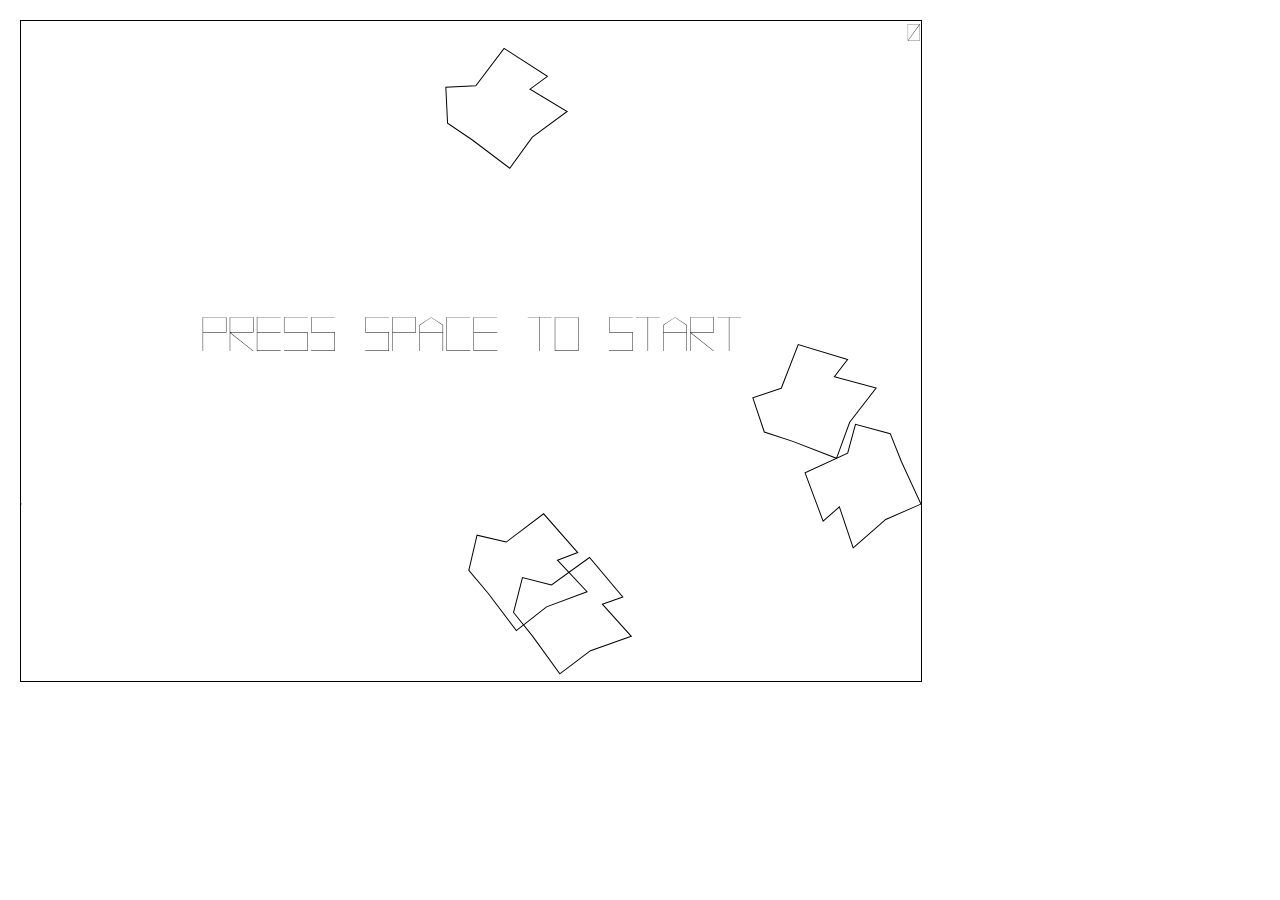
<file: asteroids/index.html>
<!DOCTYPE html>
<html lang="en">
  <head>
    <script src="jquery-1.4.1.min.js"></script>
    <script src="vector_battle_regular.typeface.js"></script>
    <script src="game.js"></script>
    <meta charset="utf-8">
    <meta name="ROBOTS" content="NOARCHIVE, NOINDEX, NOFOLLOW">
    <title>asteroids</title>
    <link href='http://fonts.googleapis.com/css?family=Yanone+Kaffeesatz' rel='stylesheet' type='text/css'>	
    <style>
      #canvas { position:absolute; border:1px solid black; top:20px; left:20px; }
      body { font-family: 'Yanone Kaffeesatz', serif; font-size: 20px; }
    </style>

        <!-- Global site tag (gtag.js) - Google Analytics -->
        <script async src="https://www.googletagmanager.com/gtag/js?id=UA-131293889-1"></script>
        <script>
          window.dataLayer = window.dataLayer || [];
          function gtag(){dataLayer.push(arguments);}
          gtag('js', new Date());

          gtag('config', 'UA-131293889-1');
        </script>

  </head>
  <body>
    <canvas id="canvas" width="900" height="660"></canvas>
  </body>
</html>
</file>
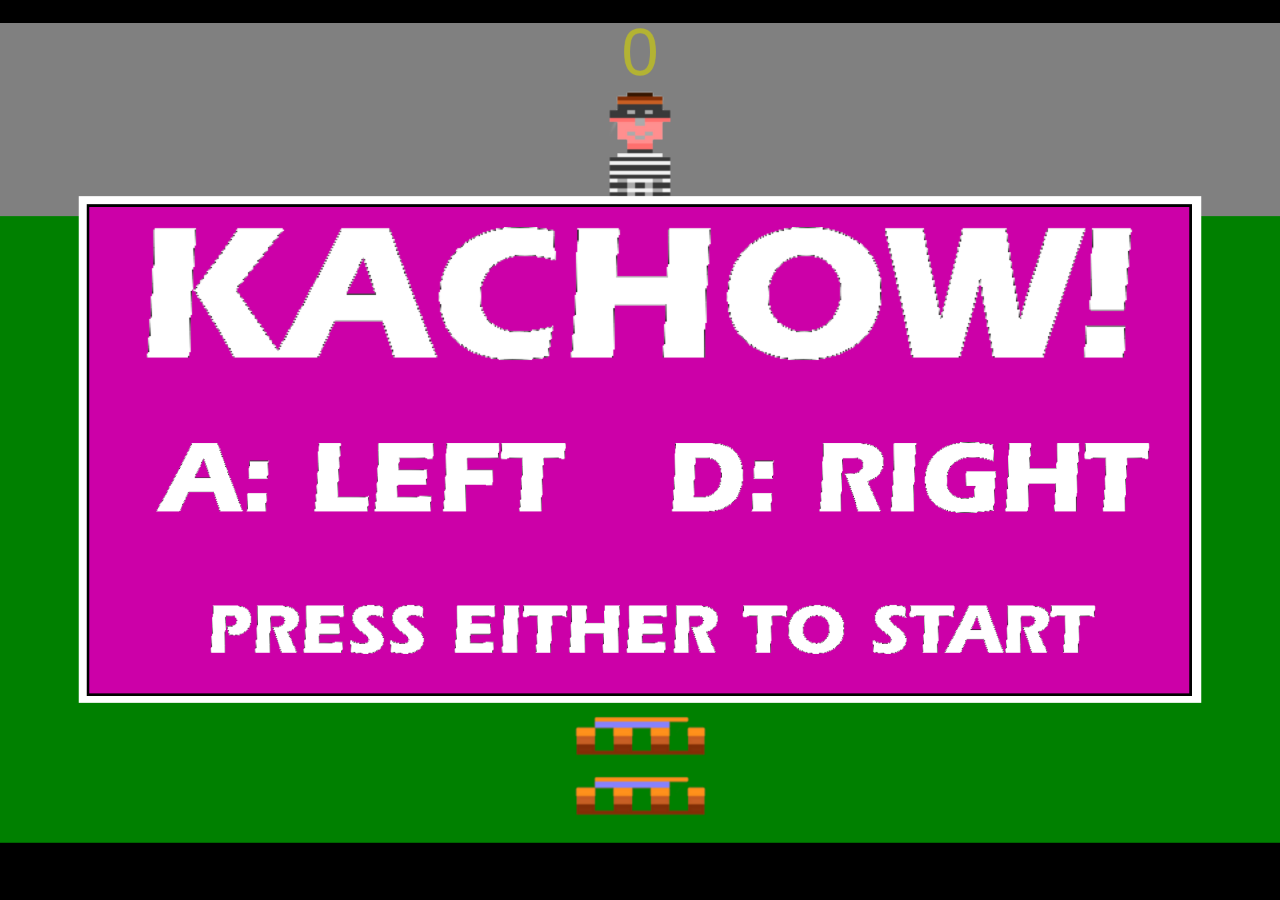
<file: kaboom/index.html>
<!DOCTYPE html
          PUBLIC "-//W3C//DTD XHTML 1.0 Strict//EN"
          "http://www.w3.org/TR/xhtml1/DTD/xhtml1-strict.dtd">
<meta charset="utf-8"/><!-- must be in the first 1024 bytes -->    
<!-- 











   You should not change this file unless you intentionally are doing
   really advanced work.


   You probably want to change the code in game.js instead.












   This is Open Source under the BSD license: http://www.opensource.org/licenses/bsd-license.php

   Copyright (c) 2012-2013, Morgan McGuire
   All rights reserved.

   Redistribution and use in source and binary forms, with or without
   modification, are permitted provided that the following conditions
   are met:

   Redistributions of source code must retain the above copyright
   notice, this list of conditions and the following disclaimer.
   Redistributions in binary form must reproduce the above copyright
   notice, this list of conditions and the following disclaimer in the
   documentation and/or other materials provided with the
   distribution.  THIS SOFTWARE IS PROVIDED BY THE COPYRIGHT HOLDERS
   AND CONTRIBUTORS "AS IS" AND ANY EXPRESS OR IMPLIED WARRANTIES,
   INCLUDING, BUT NOT LIMITED TO, THE IMPLIED WARRANTIES OF
   MERCHANTABILITY AND FITNESS FOR A PARTICULAR PURPOSE ARE
   DISCLAIMED. IN NO EVENT SHALL THE COPYRIGHT HOLDER OR CONTRIBUTORS
   BE LIABLE FOR ANY DIRECT, INDIRECT, INCIDENTAL, SPECIAL, EXEMPLARY,
   OR CONSEQUENTIAL DAMAGES (INCLUDING, BUT NOT LIMITED TO,
   PROCUREMENT OF SUBSTITUTE GOODS OR SERVICES; LOSS OF USE, DATA, OR
   PROFITS; OR BUSINESS INTERRUPTION) HOWEVER CAUSED AND ON ANY THEORY
   OF LIABILITY, WHETHER IN CONTRACT, STRICT LIABILITY, OR TORT
   (INCLUDING NEGLIGENCE OR OTHERWISE) ARISING IN ANY WAY OUT OF THE
   USE OF THIS SOFTWARE, EVEN IF ADVISED OF THE POSSIBILITY OF SUCH
   DAMAGE.
-->
<html oncontextmenu="return false" >
  <head>
    <title>Game: KACHOW!</title>

    <meta http-equiv="content-script-type" content="text/javascript"/>
    <!-- Prevent Chrome from caching the game.js file and thus preventing its reloading when debugging -->
    <meta HTTP-EQUIV="CACHE-CONTROL" CONTENT="NO-CACHE"/>
    <meta HTTP-EQUIV="CACHE-CONTROL" CONTENT="NO-STORE"/>
    <meta HTTP-EQUIV="PRAGMA" CONTENT="NO-CACHE"/>

    <!-- iOS/mobile Settings.  Do not set width and height based on
         device-width and device-height; that makes assumptions about
         orientation -->
    <meta name="viewport" content="initial-scale=1.0, user-scalable=0, minimum-scale=1.0, maximum-scale=1.0"/>
    <meta name="apple-mobile-web-app-capable" content="yes"/>
    <meta name="apple-mobile-web-app-status-bar-style" content="black"/>
    <meta name="apple-touch-fullscreen" content="yes" />

    <style type="text/css">
      /* Prevent selection on iOS during touch events */
      * {
        -webkit-touch-callout: none;
        -webkit-user-select: none;
      }
    </style>

    <!-- Browser compatibility -->
    <script>
      if ((navigator.userAgent.toLowerCase().indexOf('safari') == -1) &&
          (navigator.userAgent.toLowerCase().indexOf('chrome') == -1) &&
          (navigator.userAgent.toLowerCase().indexOf('iphone') == -1) &&
          (navigator.userAgent.toLowerCase().indexOf('ipad') == -1) &&
          (navigator.userAgent.toLowerCase().indexOf('ipod') == -1) &&
          (navigator.appName.toLowerCase().indexOf('internet explorer') == -1) &&
          (navigator.userAgent.indexOf("Firefox") == -1)) {
      // Note that Chrome reports itself as Safari on Mac and full-screen
      // iOS webapps report themselves as 'iPhone'
      
          alert("Please run this game in Internet Explorer 9, Chrome 25.0, Safari 6.0.2, " +
                "the iOS 5.1 Safari web browser, Firefox 19.0 or newer.");
      }

      var _ch_PLAY_VERSION = 1.4;
      
      // Make several attempts to load the codeheart.js library from different locations.
      var _ch_sourceURL;

      /** This must be called from its own script tag because it emits code 
          for other script tags. */
      function tryToLoad(url) {
         if (typeof codeheart === 'undefined') {
            // Previous attempts failed to load the script.  Try another location.
            // We can't allow the script tag itself to appear as a string in the source
            // code, so this is broken across multiple strings.

            document.write('<scr' + 'ipt src="' + url + '?refresh=1" charset="UTF-8" type="text/javascript"></scr' + 'ipt>'); 

            // Assume success
            _ch_sourceURL = url;
         } 
      }
    </script>
    <script>tryToLoad("codeheart.js");</script>
    <script>tryToLoad("../codeheart.js");</script>
    <script>tryToLoad("../../codeheart.js");</script>
    <script>tryToLoad("../../../codeheart.js");</script>
    <script>tryToLoad("http://www.codeheartjs.com/1.4/codeheart.js");</script>

    <script>
       if (typeof codeheart === 'undefined') {
           alert("You have to put codeheart.js in this directory, (" + window.location +
                 ") put it in the " + 
                 "parent directory, or have an internet connection.");
       } else {
           var s = "_______________________________________________________";
           console.log(s + s);
           console.log("\n");
           console.log("Running codeheart.js version " + codeheart.VERSION + " from " + _ch_sourceURL);
           console.log("Running play.html version " + _ch_PLAY_VERSION + " from " + window.location);
           console.log("Running game at " + ('' + window.location).substr(0, ('' + window.location).length - 'play.html'.length) + 'game.js');
           console.log("on " + navigator.userAgent);
           console.log("\n");
           console.log(s + s);
       }
    </script>

  </head>

  <body oncontextmenu="return false" onload="_ch_onLoad();" style="margin: 0px; background: #000;">
    <script>_ch_makeCanvas();</script>   
  </body>

  <!-- The game code -->
  <script src="game.js?refresh=1" type="text/javascript"></script>
</html>
</file>
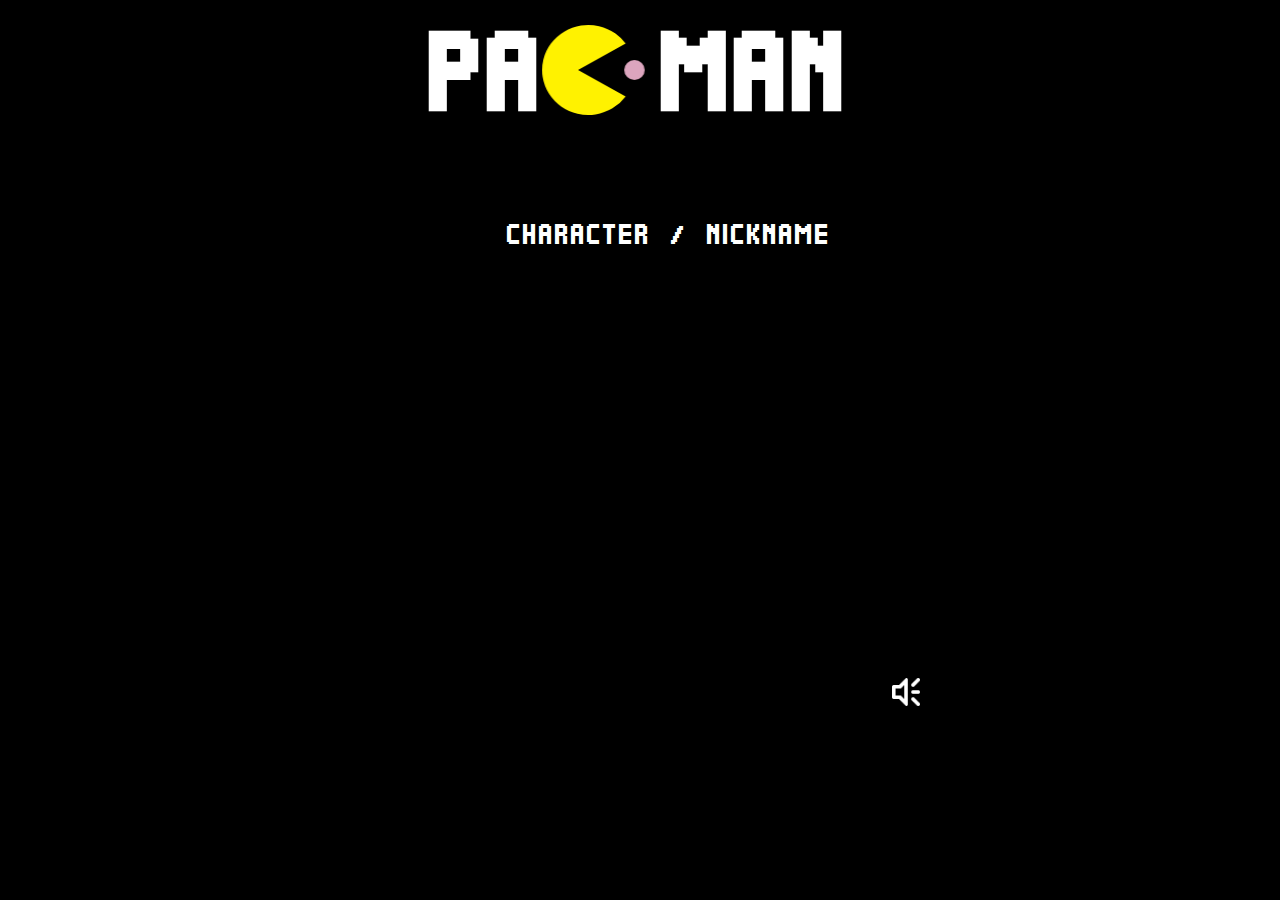
<file: pacman/index.html>
<!DOCTYPE html>
<html>
	<head>
        <!-- Global site tag (gtag.js) - Google Analytics -->
        <script async src="https://www.googletagmanager.com/gtag/js?id=UA-131293889-1"></script>
        <script>
          window.dataLayer = window.dataLayer || [];
          function gtag(){dataLayer.push(arguments);}
          gtag('js', new Date());

          gtag('config', 'UA-131293889-1');
        </script>
		<meta property="og:image" content="https://i.imgur.com/uBwzbj6.png">
		<meta property="og:url" content="https://rdesai.com/">
		<meta property="og:description" content="Pac-Man game">
		<meta property="og:title" content="Pac-Man">
		
		<meta name="viewport" content="width=device-width, initial-scale=1, minimum-scale=1, maximum-scale=1, user-scalable=no" />
		<meta name="description" content="HTML5 + CSS3 + jQuery with Canvas." />
		<meta name="keywords" content="pacman, pac-man" />

		<link rel="stylesheet" type="text/css" href="css/pacman.css" />
		<link rel="stylesheet" type="text/css" href="css/pacman-home.css" />
	
		<script type="text/javascript" src="js/jquery.js"></script>
		<!--<script type="text/javascript" src="js/jquery-mobile.js"></script>-->
		<script type="text/javascript" src="js/jquery-buzz.js"></script>
		
		<script type="text/javascript" src="js/game.js"></script>
		<script type="text/javascript" src="js/tools.js"></script>
		<script type="text/javascript" src="js/board.js"></script>
		<script type="text/javascript" src="js/paths.js"></script>
		<script type="text/javascript" src="js/bubbles.js"></script>
		<script type="text/javascript" src="js/fruits.js"></script>
		<script type="text/javascript" src="js/pacman.js"></script>
		<script type="text/javascript" src="js/ghosts.js"></script>
		<script type="text/javascript" src="js/home.js"></script>
		<script type="text/javascript" src="js/sound.js"></script>
		
		<script type="text/javascript">		
			
			function simulateKeyup(code) { 
				var e = jQuery.Event("keyup");
				e.keyCode = code;
				jQuery('body').trigger(e);
			}
			function simulateKeydown(code) { 
				var e = jQuery.Event("keydown");
				e.keyCode = code;
				jQuery('body').trigger(e);
			}
			
			$(document).ready(function() { 
				//$.mobile.loading().hide();
				loadAllSound();
				
				HELP_TIMER = setInterval('blinkHelp()', HELP_DELAY);
				
				initHome();
				
				$(".sound").click(function(e) { 
					e.stopPropagation();
					
					var sound = $(this).attr("data-sound");
					if ( sound === "on" ) { 
						$(".sound").attr("data-sound", "off");
						$(".sound").find("img").attr("src", "img/sound-off.png");
						GROUP_SOUND.mute();
					} else { 
						$(".sound").attr("data-sound", "on");
						$(".sound").find("img").attr("src", "img/sound-on.png");
						GROUP_SOUND.unmute();
					}
				});
				
				$(".help-button, #help").click(function(e) { 
					e.stopPropagation();
					if (!PACMAN_DEAD && !LOCK && !GAMEOVER) { 
						if ( $('#help').css("display") === "none") { 
							$('#help').fadeIn("slow");
							$(".help-button").hide();
							if ( $("#panel").css("display") !== "none") { 
								pauseGame();
							}
						} else { 
							$('#help').fadeOut("slow");
							$(".help-button").show();
						}
					}
				});
				
				$(".github,.putchu").click(function(e) { 
					e.stopPropagation();
				});
				
				$("#home").on("click touchstart", function(e) { 
					if ( $('#help').css("display") === "none") { 
						e.preventDefault();
						simulateKeydown(13);
					}
				});
				$("#control-up, #control-up-second, #control-up-big").on("mousedown touchstart", function(e) { 
					e.preventDefault();
					simulateKeydown(38);
					simulateKeyup(13);
				});
				$("#control-down, #control-down-second, #control-down-big").on("mousedown touchstart", function(e) { 
					e.preventDefault();
					simulateKeydown(40);
					simulateKeyup(13);
				});
				$("#control-left, #control-left-big").on("mousedown touchstart", function(e) { 
					e.preventDefault();
					simulateKeydown(37);
					simulateKeyup(13);
				});
				$("#control-right, #control-right-big").on("mousedown touchstart", function(e) { 
					e.preventDefault();
					simulateKeydown(39);
					simulateKeyup(13);
				});

				
				$("body").keyup(function(e) { 
					KEYDOWN = false;
				});
				
				$("body").keydown(function(e) { 
				
					if (HOME) { 
						
						initGame(true);
						
					} else { 				
						//if (!KEYDOWN) { 
							KEYDOWN = true;
							if (PACMAN_DEAD && !LOCK) { 
								erasePacman();
								resetPacman();
								drawPacman();
								
								eraseGhosts();
								resetGhosts();
								drawGhosts();
								moveGhosts();
								
								blinkSuperBubbles();
								
							} else if (e.keyCode >= 37 && e.keyCode <= 40 && !PAUSE && !PACMAN_DEAD && !LOCK) { 
								if ( e.keyCode === 39 ) { 
									movePacman(1);
								} else if ( e.keyCode === 40 ) { 
									movePacman(2);
								} else if ( e.keyCode === 37 ) { 
									movePacman(3);
								} else if ( e.keyCode === 38 ) { 
									movePacman(4);
								}
							} else if (e.keyCode === 68 && !PAUSE) { 
								/*if ( $("#canvas-paths").css("display") === "none" ) { 
									$("#canvas-paths").show();
								} else { 
									$("#canvas-paths").hide();
								}*/
							} else if (e.keyCode === 80 && !PACMAN_DEAD && !LOCK) { 
								if (PAUSE) { 
									resumeGame();
								} else { 
									pauseGame();
								}
							} else if (GAMEOVER) { 
								initHome();
							}
						//}
					}
				});
			});
		</script>
	
		<title>Pac-Man</title>
	</head>
	<body>
		<div id="sound"></div>
		<div id="help">
			<h2>Help</h2>
			<table align="center" border="0" cellPadding="2" cellSpacing="0">
				<tbody>
					<tr><td>Arrow Left : </td><td>Move Left</td></tr>
					<tr><td>Arrow Right : </td><td>Move Right</td></tr>
					<tr><td>Arrow Down : </td><td>Move Down</td></tr>
					<tr><td>Arrow Up : </td><td>Move Up</td></tr>
					<tr><td colspan="2">&nbsp;</td></tr>
					<tr><td>P : </td><td>PAUSE</td></tr>
				</tbody>
			</table>
		</div>
	
		<div id="home">
			<h1>pac-man</h1>
			<canvas id="canvas-home-title-pacman"></canvas>
			<div id="presentation">
				<div id="presentation-titles">character &nbsp;/&nbsp; nickname</div>
				<canvas id="canvas-presentation-blinky"></canvas><div id="presentation-character-blinky">- shadow</div><div id="presentation-name-blinky">"blinky"</div>
				<canvas id="canvas-presentation-pinky"></canvas><div id="presentation-character-pinky">- speedy</div><div id="presentation-name-pinky">"pinky"</div>
				<canvas id="canvas-presentation-inky"></canvas><div id="presentation-character-inky">- bashful</div><div id="presentation-name-inky">"inky"</div>
				<canvas id="canvas-presentation-clyde"></canvas><div id="presentation-character-clyde">- pokey</div><div id="presentation-name-clyde">"clyde"</div>
			</div>

			<a class="sound" href="javascript:void(0);" data-sound="on"><img src="img/sound-on.png" alt="+" border="0"></a>
		</div>
	
		<div id="panel">
			<h1>pac-man</h1>
			<canvas id="canvas-panel-title-pacman"></canvas>
			<div id="score"><h2>1UP</h2><span>00</span></div>
			<div id="highscore"><h2>High Score</h2><span>00</span></div>
			<div id="board">
				<canvas id="canvas-board"></canvas>
				<canvas id="canvas-paths"></canvas>
				<canvas id="canvas-bubbles"></canvas>
				<canvas id="canvas-fruits"></canvas>
				<canvas id="canvas-pacman"></canvas>
				<canvas id="canvas-ghost-blinky"></canvas>
				<canvas id="canvas-ghost-pinky"></canvas>
				<canvas id="canvas-ghost-inky"></canvas>
				<canvas id="canvas-ghost-clyde"></canvas>
				<div id="control-up-big"></div>
				<div id="control-down-big"></div>
				<div id="control-left-big"></div>
				<div id="control-right-big"></div>
			</div>
			<div id="control">
				<div id="control-up"></div>
				<div id="control-up-second"></div>
				<div id="control-down"></div> 
				<div id="control-down-second"></div>
				<div id="control-left"></div>
				<div id="control-right"></div>
			</div>
			<canvas id="canvas-lifes"></canvas>
			<canvas id="canvas-level-fruits"></canvas>
			<div id="message"></div>
			<div class="help-button">- help -</div>
			<a class="sound" href="javascript:void(0);" data-sound="on"><img src="img/sound-on.png" alt="" border="0"></a>
		</div>
	</body>
</html>
</file>
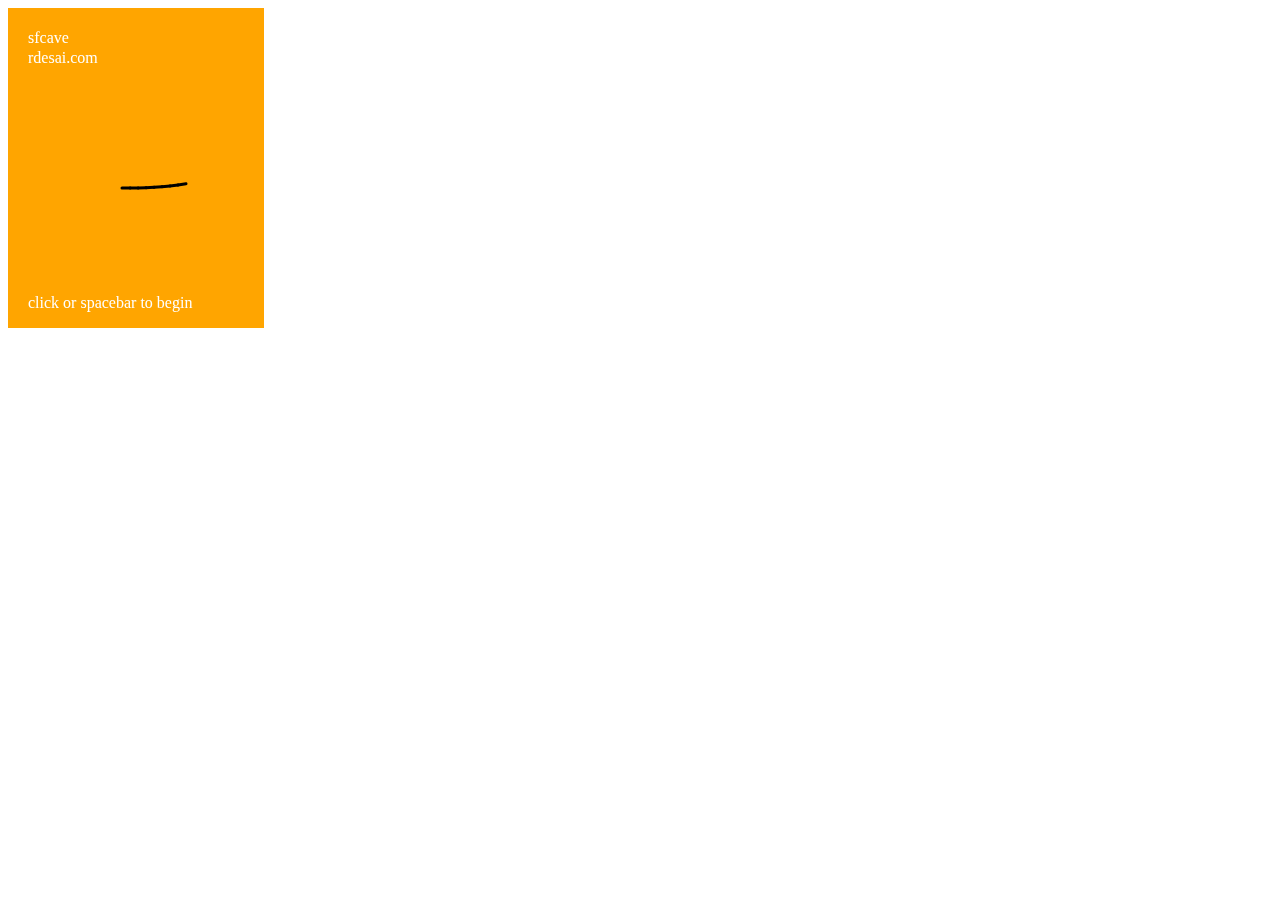
<file: sfcave/index.html>
<!DOCTYPE html>
<html>
<head>
    <title>sfcave2</title>
    <link rel="stylesheet" href="static/main.css" type="text/css" />
    <script src="https://ajax.googleapis.com/ajax/libs/jquery/1.8.3/jquery.min.js" type="text/javascript" charset="utf-8"></script>
    <script src="static/main.js"></script>
    <!-- Global site tag (gtag.js) - Google Analytics -->
        <script async src="https://www.googletagmanager.com/gtag/js?id=UA-131293889-1"></script>
        <script>
          window.dataLayer = window.dataLayer || [];
          function gtag(){dataLayer.push(arguments);}
          gtag('js', new Date());
          gtag('config', 'UA-131293889-1');
        </script>
</head>
<body>
    <canvas id="c" width="256" height="320"></canvas>
    <!---
    <p>
    <small><a href="http://">.com</a></small>
    </p>
    -->
</body>
</html>
</file>
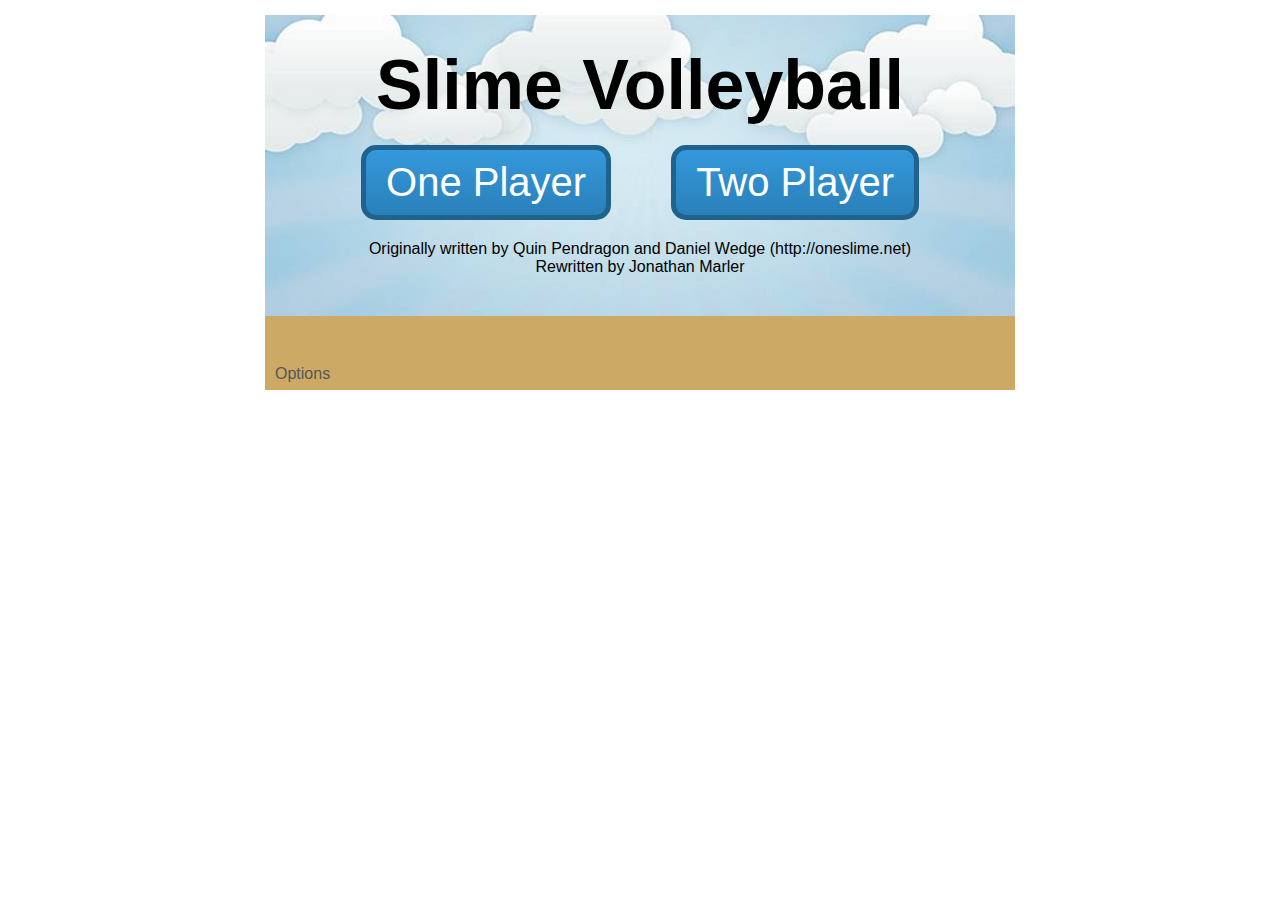
<file: slime/index.html>
<html><head>
<style type="text/css">
/* MENU CSS */
* {margin:0;padding:0;font-family: Arial;}
h1 {font-size:70;}
h2 {margin: 8px 0;}
.SmallButton {
  text-decoration: none;
  cursor:pointer;
  color:#555;
}
.SmallButton:hover {
  color:#000;
}
.btn {
  background: #3498db;
  background-image: -webkit-linear-gradient(top, #3498db, #2980b9);
  background-image: -moz-linear-gradient(top, #3498db, #2980b9);
  background-image: -ms-linear-gradient(top, #3498db, #2980b9);
  background-image: -o-linear-gradient(top, #3498db, #2980b9);
  background-image: linear-gradient(to bottom, #3498db, #2980b9);
  -webkit-border-radius: 15;
  -moz-border-radius: 15;
  border-radius: 15px;
  color: #ffffff;
  padding: 10px 20px 10px 20px;
  border: solid #1f628d 5px;
  text-decoration: none;
  cursor:pointer;
  user-select: none;
  -o-user-select:none;
  -moz-user-select: none;
  -khtml-user-select: none;
  -webkit-user-select: none;
}
.btn:hover {
  background: #3cb0fd;
  background-image: -webkit-linear-gradient(top, #3cb0fd, #3498db);
  background-image: -moz-linear-gradient(top, #3cb0fd, #3498db);
  background-image: -ms-linear-gradient(top, #3cb0fd, #3498db);
  background-image: -o-linear-gradient(top, #3cb0fd, #3498db);
  background-image: linear-gradient(to bottom, #3cb0fd, #3498db);
}
input[type='checkbox'] {
  margin-right: 1em;
}
</style>
<script type="text/javascript" src="Input.js"></script>
<script type="text/javascript" src="SlimeAI.js"></script>
<script type="text/javascript">

var physicsLog = 0;
var TWO_PI = Math.PI*2;
var WIN_AMOUNT = 7;

// Objects rendered in the slime engine
// need an x and a y parameter
function newLegacyBall(radius,color) {
  return {
    radius:radius,
    color:color,
    x:0,
    y:0,
    velocityX:0,
    velocityY:0,
    rotation:0,
    render: function() {
      var xPix   = this.x * pixelsPerUnitX;
      var yPix   = courtYPix - (this.y * pixelsPerUnitY);
      // The original game's ball looked bigger then
      // it was, so we add 2 pixels here to the radius
      var radiusPix = this.radius * pixelsPerUnitY + 2;

      if(ballImage && !legacyGraphics) {
	this.rotation += this.velocityX / 100;
	this.rotation = this.rotation % TWO_PI;

	ctx.translate(xPix, yPix);
        ctx.rotate(this.rotation);
        ctx.drawImage(ballImage, -radiusPix, -radiusPix);
	ctx.setTransform(1,0,0,1,0,0);
      } else {
        ctx.fillStyle = legacyBallColor;
        ctx.beginPath();
        ctx.arc(xPix, yPix, radiusPix, 0, TWO_PI);
        ctx.fill();
      }
    }
  };
}
function newLegacySlime(onLeft,radius,color) {
  return {
    onLeft:onLeft,
    radius:radius,
    color:color,
    img:null,
    x:0,
    y:0,
    velocityX:0,
    velocityY:0,
    render: function() {
      var xPix      = this.x * pixelsPerUnitX;
      var yPix      = courtYPix - (this.y * pixelsPerUnitY);
      var radiusPix = this.radius * pixelsPerUnitY;

      if(this.img && !legacyGraphics) {
        ctx.drawImage(this.img, xPix - radiusPix, yPix - 38);
      } else {
        ctx.fillStyle = this.color;
        ctx.beginPath();
        ctx.arc(xPix, yPix, radiusPix, Math.PI, TWO_PI);
        ctx.fill();
      }

      // Draw Eyes
      var eyeX = this.x + (this.onLeft ? 1 : -1)*this.radius/4;
      var eyeY = this.y + this.radius/2;
      var eyeXPix = eyeX * pixelsPerUnitX;
      var eyeYPix = courtYPix - (eyeY * pixelsPerUnitY);
      ctx.translate(eyeXPix, eyeYPix);
      ctx.fillStyle = '#fff';
      ctx.beginPath();
      ctx.arc(0,0, radiusPix/4, 0, TWO_PI);
      ctx.fill();

      // Draw Pupil
      var dx = ball.x - eyeX;
      var dy = eyeY - ball.y;
      var dist = Math.sqrt(dx*dx+dy*dy);
      var rPixOver8 = radiusPix/8;
      ctx.fillStyle = '#000';
      ctx.beginPath();
      ctx.arc(rPixOver8*dx/dist, rPixOver8*dy/dist, rPixOver8, 0, TWO_PI);
      ctx.fill();
      ctx.setTransform(1,0,0,1,0,0);
    }
  };
}

var GAME_STATE_RUNNING     = 1;
var GAME_STATE_POINT_PAUSE = 2;
var GAME_STATE_MENU_PAUSE  = 3;
var GAME_STATE_MENU_PAUSE_BETWEEN_POINTS  = 4;
var GAME_STATE_SHOW_WINNER = 5;

  // MENU DATA
  var menuDiv;
  var smallMenuDiv;
  var onePlayer;
  var nextSlimeIndex;

  var gameState;

  // RENDER DATA
  var ctx;
  var canvas;
  var viewWidth;
  var viewHeight;
  var courtYPix;
  var pixelsPerUnitX;
  var pixelsPerUnitY;
  var updatesToPaint;
  var legacySkyColor;
  var legacyGroundColor;
  var legacyBallColor;
  var newGroundColor;
  var backImage;
  var backTextColor;
  var backImages = {};
  var ballImage;
  var gameIntervalObject;
  var endOfPointText;
  var greenSlimeImage;
  var redSlimeImage;
  var legacyGraphics;


  // GAME DATA
  var gameWidth,gameHeight;
  var ball;
  var slimeLeft;
  var slimeRight;
  var slimeLeftScore;
  var slimeRightScore;
  var slimeAI;
  var updateCount; // RESET every time GAME_STATE_RUNNING is set
  var leftWon;
  // GAME CHEAT DATA
  // NOTE: this data should be reloaded every time the
  //       gameState goes back to GAME_STATE_RUNNING
  var slowMotion;

  var logString;
  function log(msg)
  {
    logString += msg + '\n';
  }

  // Game Update Functions
  function updateSlimeVelocities(s,movement,jump) {
    if(movement == 0) {
      s.velocityX = 0;
    } else if(movement == 1) {
      s.velocityX = -8;
    } else if(movement == 2) {
      s.velocityX = 8;
    } else {
      throw "slime movement " + movement + " is invalid";
    }
    if(jump && s.y == 0) {
      s.velocityY = 31;
    }
  }
  function updateSlimeVelocitiesWithKeys(s,left,right,up) {
    // update velocities
    if(keysDown[left]) {
      if(keysDown[right]) {
        s.velocityX = 0;
      } else {
        s.velocityX = -8;
      }
    } else if(keysDown[right]) {
      s.velocityX = 8;
    } else {
      s.velocityX = 0;
    }
    if(s.y == 0 && keysDown[up]) {
      s.velocityY = 31;
    }
  }
  function updateSlimeVelocitiesWithDoubleKeys(s,left1,left2,right1,right2,up1,up2) {
    // update velocities
    if(keysDown[left1] || keysDown[left2]) {
      if(keysDown[right1] || keysDown[right2]) {
        s.velocityX = 0;
      } else {
        s.velocityX = -8;
      }
    } else if(keysDown[right1] || keysDown[right2]) {
      s.velocityX = 8;
    } else {
      s.velocityX = 0;
    }
    if(s.y == 0 && (keysDown[up1] || keysDown[up2])) {
      s.velocityY = 31;
    }
  }
  function updateSlime(s, leftLimit, rightLimit) {
    if(s.velocityX != 0) {
      s.x += s.velocityX;
      if(s.x < leftLimit) s.x = leftLimit;
      else if(s.x > rightLimit) s.x = rightLimit;
    }
    if(s.velocityY != 0 || s.y > 0) {
      s.velocityY -= 2;
      s.y += s.velocityY;
      if(s.y < 0) {
        s.y = 0;
        s.velocityY = 0;
      }
    }
  }

  var MAX_VELOCITY_X = 15;
  var MAX_VELOCITY_Y = 22;
  function collisionBallSlime(s) {
    var dx = 2 * (ball.x - s.x);
    var dy = ball.y - s.y;
    var dist = Math.trunc(Math.sqrt(dx * dx + dy * dy));

    var dVelocityX = ball.velocityX - s.velocityX;
    var dVelocityY = ball.velocityY - s.velocityY;

    if(dy > 0 && dist < ball.radius + s.radius && dist > FUDGE) {
      var oldBall = {x:ball.x,y:ball.y,velocityX:ball.velocityX,velocityY:ball.velocityY};
      if(physicsLog > 0) {
        log("Collision:");
        log(" dx        " + dx);
        log(" dy        " + dy);
        log(" dist      " + dist);
        log(" dvx       " + dVelocityX);
        log(" dvy       " + dVelocityY);
        log(" oldBallX  " + ball.x);
        log(" oldBallY  " + ball.y);
        log(" [DBG] s.x   : " + s.x);
        log(" [DBG] s.rad : " + s.radius);
        log(" [DBG] b.rad : " + ball.radius);
        log(" [DBG] 0   : " + Math.trunc((s.radius + ball.radius) / 2));
        log(" [DBG] 1   : " + Math.trunc((s.radius + ball.radius) / 2)*dx);
        log(" [DBG] 2   : " + Math.trunc(Math.trunc((s.radius + ball.radius) / 2)*dx/dist));
      }
      ball.x = s.x + Math.trunc(Math.trunc((s.radius + ball.radius) / 2) * dx / dist);
      ball.y = s.y + Math.trunc((s.radius + ball.radius) * dy / dist);

      var something = Math.trunc((dx * dVelocityX + dy * dVelocityY) / dist);
      if(physicsLog > 0) {
        log(" newBallX  " + ball.x);
        log(" newBallY  " + ball.y);
        log(" something " + something);
      }

      if(something <= 0) {
        ball.velocityX += Math.trunc(s.velocityX - 2 * dx * something / dist);
        ball.velocityY += Math.trunc(s.velocityY - 2 * dy * something / dist);
        if(     ball.velocityX < -MAX_VELOCITY_X) ball.velocityX = -MAX_VELOCITY_X;
        else if(ball.velocityX >  MAX_VELOCITY_X) ball.velocityX =  MAX_VELOCITY_X;
        if(     ball.velocityY < -MAX_VELOCITY_Y) ball.velocityY = -MAX_VELOCITY_Y;
        else if(ball.velocityY >  MAX_VELOCITY_Y) ball.velocityY =  MAX_VELOCITY_Y;
        if(physicsLog > 0) {
          log(" ballVX    " + ball.velocityX);
          log(" ballVY    " + ball.velocityY);
        }
      }
    }
  }
  var FUDGE = 5; // not sure why this is needed
  // returns true if end of point
  function updateBall() {
    ball.velocityY += -1; // gravity
    if(ball.velocityY < -MAX_VELOCITY_Y) {
      ball.velocityY = -MAX_VELOCITY_Y;
    }

    ball.x += ball.velocityX;
    ball.y += ball.velocityY;

    collisionBallSlime(slimeLeft);
    collisionBallSlime(slimeRight);

    // handle wall hits
    if (ball.x < 15) {
      ball.x = 15;
      ball.velocityX = -ball.velocityX;
    } else if(ball.x > 985){
      ball.x = 985;
      ball.velocityX = -ball.velocityX;
    }
    // hits the post
    if (ball.x > 480 && ball.x < 520 && ball.y < 140) {
      // bounces off top of net
      if (ball.velocityY < 0 && ball.y > 130) {
        ball.velocityY *= -1;
        ball.y = 130;
      } else if (ball.x < 500) { // hits side of net
        ball.x = 480;
        ball.velocityX = ball.velocityX >= 0 ? -ball.velocityX : ball.velocityX;
      } else {
        ball.x = 520;
        ball.velocityX = ball.velocityX <= 0 ? -ball.velocityX : ball.velocityX;
      }
    }

    // Check for end of point
    if(ball.y < 0) {
      if(ball.x > 500) {
        leftWon = true;
        slimeLeftScore++;
      } else {
        leftWon = false;
        slimeRightScore++;
      }
      endPoint()
      return true;
    }
    return false;
  }
  function updateFrame() {
    if(onePlayer) {
      slimeAI.move(false); // Move the right slime
      updateSlimeVelocitiesWithDoubleKeys(slimeLeft,
        KEY_A,KEY_LEFT,
        KEY_D,KEY_RIGHT,
        KEY_W,KEY_UP);
      updateSlimeVelocities(slimeRight,slimeAI.movement,slimeAI.jumpSet);
    } else {
      updateSlimeVelocitiesWithKeys(slimeLeft, KEY_A,KEY_D,KEY_W);
      updateSlimeVelocitiesWithKeys(slimeRight, KEY_LEFT,KEY_RIGHT,KEY_UP);
    }

    updateSlime(slimeLeft, 50 , 445);
    updateSlime(slimeRight, 555, 950);

    // Allows slimes to go accross the net
    //updateSlime(slimeLeft, 0, 1000);
    //updateSlime(slimeRight, 0, 1000);

    if(updateBall()) {
      return;
    }

  }

  function renderPoints(score, initialX, xDiff) {
    ctx.fillStyle = '#ff0';
    var x = initialX;
    for(var i = 0; i < score; i++) {
      ctx.beginPath();
      ctx.arc(x, 25, 12, 0, TWO_PI);
      ctx.fill();
      x += xDiff;
    }
    ctx.strokeStyle = backTextColor;
    ctx.lineWidth = 2;
    x = initialX;
    for(var i = 0; i < WIN_AMOUNT; i++) {
      ctx.beginPath();
      ctx.arc(x, 25, 12, 0, TWO_PI);
      ctx.stroke();
      x += xDiff;
    }
  }

  // Rendering Functions
  function renderBackground()
  {
    if(legacyGraphics) {
      ctx.fillStyle=legacySkyColor;
      ctx.fillRect(0, 0, viewWidth, courtYPix);
      ctx.fillStyle = legacyGroundColor;
    } else {
      ctx.drawImage(backImage, 0, 0);
      ctx.fillStyle = newGroundColor;
    }
    ctx.fillRect(0, courtYPix, viewWidth, viewHeight - courtYPix);
    ctx.fillStyle='#fff'
    ctx.fillRect(viewWidth/2-2,7*viewHeight/10,4,viewHeight/10+5);
    // render scores
    renderPoints(slimeLeftScore, 30, 40);
    renderPoints(slimeRightScore, viewWidth - 30, -40);
  }


  // GAME CODE
  function renderGame() {
    if(updatesToPaint == 0) {
      console.log("ERROR: render called but not ready to paint");
    } else {
      if(updatesToPaint > 1) {
        console.log("WARNING: render missed " + (updatesToPaint - 1) + " frame(s)");
      }
      renderBackground();
      ctx.fillStyle = '#000';
      //ctx.font = "20px Georgia";
      //ctx.fillText("Score: " + slimeLeftScore, 140, 20);
      //ctx.fillText("Score: " + slimeRightScore, viewWidth - 230, 20);
      ball.render();
      slimeLeft.render();
      slimeRight.render();
      updatesToPaint = 0;
    }
  }
  function renderEndOfPoint() {
    var textWidth = ctx.measureText(endOfPointText).width;
    renderGame();
    ctx.fillStyle = '#000';
    ctx.fillText(endOfPointText,
      (viewWidth - textWidth)/2, courtYPix + (viewHeight - courtYPix)/2);
  }



  function gameIteration() {
    if(gameState == GAME_STATE_RUNNING) {
      updateCount++;
      if(slowMotion && (updateCount % 2) == 0)
        return;
      if(updatesToPaint > 0) {
        console.log("WARNING: updating frame before it was rendered");
      }
      if(physicsLog > 0) {
        log("Frame");
        log(" ball.x  " + ball.x);
        log(" ball.y  " + ball.y);
        log(" ball.vx " + ball.velocityX);
        log(" ball.vy " + ball.velocityY);
        physicsLog--;
        if(physicsLog == 0) {
          var logDom = document.createElement('pre');
          logDom.innerHTML = logString;
          document.body.appendChild(logDom);
        }
      }
      updateFrame();
      updatesToPaint++;
      if(updatesToPaint == 1) {
        requestAnimationFrame(renderGame);
      }
    }
  }


  function spaceKeyDown() {
    if(gameState == GAME_STATE_SHOW_WINNER) {
      if(onePlayer && nextSlimeIndex >= slimeAIs.length) {
        nextSlimeIndex = 0;
        toInitialMenu();
      } else {
        start(onePlayer);
      }
    }
  }
  function endMatch() {
    gameState = GAME_STATE_SHOW_WINNER;
    clearInterval(gameIntervalObject);
    if(onePlayer) {
      if(leftWon) {
	nextSlimeIndex++;
	if(nextSlimeIndex >= slimeAIs.length) {
          menuDiv.innerHTML = '<div style="text-align:center;">' +
            '<h1 style="margin:50px 0 20px 0;">You beat everyone!</h1>' +
            "Press 'space' to do it all over again!" +
            '</div>';
	} else {
          menuDiv.innerHTML = '<div style="text-align:center;">' +
            '<h1 style="margin:50px 0 20px 0;">You won!</h1>' +
            "Press 'space' to continue..." +
            '</div>';
	}
      } else {
	nextSlimeIndex = 0;
        menuDiv.innerHTML = '<div style="text-align:center;">' +
          '<h1 style="margin:50px 0 20px 0;">You lost :(</h1>' +
          "Press 'space' to retry..." +
          '</div>';
      }
    } else {
      menuDiv.innerHTML = '<div style="text-align:center;">' +
        '<h1 style="margin:50px 0 20px 0;">Player ' + (leftWon ? '1' : '2') + ' Wins!</h1>' +
        "Press 'space' for rematch..." +
        '</div>';
    }
    menuDiv.style.display = 'block';
    canvas.style.display = 'none';
  }
  function startNextPoint() {
    initRound(leftWon);
    updatesToPaint = 0;
    updateCount = 0;
    gameState = GAME_STATE_RUNNING;
  }
  function endPoint() {
    if(slimeAI) {
      keysDown[KEY_UP] = false;
      keysDown[KEY_RIGHT] = false;
      keysDown[KEY_LEFT] = false;
    }

    if(slimeLeftScore >= WIN_AMOUNT) {
      endMatch(true);
      return;
    }
    if(slimeRightScore >= WIN_AMOUNT) {
      endMatch(false);
      return;
    }

    if(onePlayer) {
      if(leftWon) {
        endOfPointText = 'Nice, you got the point!';
      } else {
        endOfPointText = slimeAI.name + ' scores!';
      }
    } else {
      endOfPointText = 'Player ' + (leftWon ? '1':'2') + ' scores!';
    }
    gameState = GAME_STATE_POINT_PAUSE;
    requestAnimationFrame(renderEndOfPoint);

    setTimeout(function () {
      if(gameState == GAME_STATE_POINT_PAUSE) {
        startNextPoint();
      }
    }, 700);
  }
  function initRound(server) {
    ball.x = server ? 200 : 800;
    ball.y = 356;
    ball.velocityX = 0;
    ball.velocityY = 0;

    slimeLeft.x = 200;
    slimeLeft.y = 0;
    slimeLeft.velocityX = 0;
    slimeLeft.velocityY = 0;

    slimeRight.x = 800;
    slimeRight.y = 0;
    slimeRight.velocityX = 0;
    slimeRight.velocityY = 0;
  }

  function updateWindowSize(width,height) {
    viewWidth = width;
    viewHeight = height;
    console.log("ViewSize x: " + width + ", y: " + height);
    pixelsPerUnitX = width / gameWidth;
    pixelsPerUnitY = height / gameHeight;
    console.log("GAMESIZE x: " + gameWidth + ", y: " + gameHeight);
    console.log("PPU      x: " + pixelsPerUnitX + ", y: " + pixelsPerUnitY);
    courtYPix = 4 * viewHeight / 5;
  }

  function setupView(view) {
    view.style.position = 'absolute';
    view.style.left     = '0';
    view.style.top      = '0';
  }

  function bodyload() {
    var contentDiv = document.getElementById('GameContentDiv');

    // Create Render objects
    canvas = document.createElement('canvas');
    canvas.width  = 750;
    canvas.height = 375;
    setupView(canvas,true);
    canvas.style.display  = 'none';

    ctx = canvas.getContext("2d");
    ctx.font = "20px Georgia";

    gameWidth  = 1000;
    gameHeight = 1000;

    // Setup Render Data
    updateWindowSize(canvas.width,canvas.height);
    contentDiv.appendChild(canvas);

    // Create Menu Objects
    menuDiv = document.createElement('div');
    setupView(menuDiv,false);
    menuDiv.style.width  = '750px';
    menuDiv.style.height = '375px';

    menuDiv.style.background = "#ca6 url('sky2.jpg') no-repeat";
    contentDiv.appendChild(menuDiv);

    // Create options menu div
    smallMenuDiv = document.createElement('div');
    smallMenuDiv.style.position = 'absolute';


    // Initialize Logging
    logString = '';

    // Initialize Game Data
    nextSlimeIndex = 0;
    ball       = newLegacyBall(  25,'#ff0');
    slimeLeft  = newLegacySlime(true,100,'#0f0');
    slimeRight = newLegacySlime(false,100,'#f00');

    var localSkyImage = new Image();
    localSkyImage.src = 'sky2.jpg';
    localSkyImage.onload = function() {
      backImages['sky'] = this;
    }
    var localCaveImage = new Image();
    localCaveImage.src = 'cave.jpg';
    localCaveImage.onload = function() {
      backImages['cave'] = this;
    }
    var sunsetImage = new Image();
    sunsetImage.src = 'sunset.jpg';
    sunsetImage.onload = function() {
      backImages['sunset'] = this;
    }

    var localBallImage = new Image();
    localBallImage.src = 'vball.png';
    localBallImage.onload = function() {
      ballImage = this;
    }

    greenSlimeImage = new Image();
    greenSlimeImage.src = 'slime175green.png';
    /*
    greenSlimeImage.onload = function() {
      slimeLeft.img = this;
    }
    */
    redSlimeImage = new Image();
    redSlimeImage.src = 'slime175red.png';
    /*
    redSlimeImage.onload = function() {
      slimeRight.img = this;
    }
    */

    toInitialMenu();
  }

  // Menu Functions
  function start(startAsOnePlayer) {
    onePlayer = startAsOnePlayer;

    slimeLeftScore = 0;
    slimeRightScore = 0;

    slimeLeft.img = greenSlimeImage;
    if(onePlayer) {
      var slimeAIProps = slimeAIs[nextSlimeIndex];
      slimeRight.color = slimeAIProps.color;
      legacySkyColor   = slimeAIProps.legacySkyColor;
      backImage        = backImages[slimeAIProps.backImageName];
      backTextColor    = slimeAIProps.backTextColor;
      legacyGroundColor= slimeAIProps.legacyGroundColor;
      legacyBallColor  = slimeAIProps.legacyBallColor;
      newGroundColor   = slimeAIProps.newGroundColor;

      slimeRight.img   = null;
      slimeAI          = newSlimeAI(false,slimeAIProps.name);
      slimeAIProps.initAI(slimeAI);
    } else {
      legacySkyColor   = '#00f';
      backImage        = backImages['sky'];
      backTextColor    = '#000';
      legacyGroundColor= '#888';
      legacyBallColor  = '#fff';
      newGroundColor   = '#ca6';

      slimeRight.img   = redSlimeImage;
      slimeAI          = null;
    }

    initRound(true);

    updatesToPaint = 0;
    updateCount = 0;
    loadOptions();
    gameState = GAME_STATE_RUNNING
    renderBackground(); // clear the field
    canvas.style.display = 'block';
    menuDiv.style.display = 'none';
    gameIntervalObject = setInterval(gameIteration, 20);
  }
  function toInitialMenu() {
    menuDiv.innerHTML = '<div style="text-align:center;">' +
      '<h1 style="margin-top:30px;">Slime Volleyball</h1>' +
      '<span onclick="start(true)" class="btn" style="display:inline-block;margin:20px 30px 20px 30px;font-size:40px;">One Player</span>' +
      '<span onclick="start(false)" class="btn" style="display:inline-block;margin:20px 30px 20px 30px;font-size:40px;">Two Player</span>' +
      '<p>Originally written by Quin Pendragon and Daniel Wedge (http://oneslime.net)<br/>' +
      'Rewritten by Jonathan Marler</p>'
      '</div>';
  }
  function loadOptions() {
    legacyGraphics = document.getElementById('LegacyGraphics').checked;
    slowMotion = document.getElementById('SlowMotion').checked;
    if(document.getElementById('PhysicsLog').checked) {
      physicsLog = 120;
    } else {
      physicsLog = 0;
    }
  }
  function showOptions() {
    if(gameState == GAME_STATE_RUNNING) {
      gameState = GAME_STATE_MENU_PAUSE;
    } else if(gameState == GAME_STATE_POINT_PAUSE) {
      gameState = GAME_STATE_MENU_PAUSE_BETWEEN_POINTS;
    }
    var div = document.getElementById('OptionsDiv');
    div.style.display = 'block';
  }
  function hideOptions() {
    var div = document.getElementById('OptionsDiv');
    div.style.display = 'none';
    if(gameState == GAME_STATE_MENU_PAUSE) {
      updateCount = 0;
      gameState = GAME_STATE_RUNNING;
    } else if(gameState == GAME_STATE_MENU_PAUSE_BETWEEN_POINTS) {
      startNextPoint();
    }
    loadOptions();
  }
</script>
	
        <!-- Global site tag (gtag.js) - Google Analytics -->
        <script async src="https://www.googletagmanager.com/gtag/js?id=UA-131293889-1"></script>
        <script>
          window.dataLayer = window.dataLayer || [];
          function gtag(){dataLayer.push(arguments);}
          gtag('js', new Date());

          gtag('config', 'UA-131293889-1');
        </script>	
	
</head><body onload="bodyload()" style="text-align:center;">

<div id="ContentDiv" style="position:relative;margin:15px auto;width:750px;">
  <div id="GameContentDiv"></div>
  <div id="OptionsDiv" style="position:relative;width:400px;height:360px;margin:0 auto;background:#eee;display:none;border:3px solid #ca6;">
    <h2>Options</h2><hr/><br/>
    <span class="SmallButton" onclick="hideOptions()" style="position:absolute;top:5px;right:5px;font-weight:bold;">close</span>
    <div style="text-align:left;margin:10px;">
      <input id="LegacyGraphics" type="checkbox">Legacy Graphics</input>
      <br/><br/>
      <h3>Debug Options</h3><br/>
        <input id="PhysicsLog" type="checkbox">Enable Physics Log</input>
      <br/><br/>
      <h3>Cheats</h3><br/>
        <input id="SlowMotion" type="checkbox">Slow Motion</input>
    </div>
  </div>
  <span class="SmallButton" style="position:absolute;top:350px;left:10px;" onclick="showOptions()">
    Options
  </span>
</div>
</body></html>
</file>
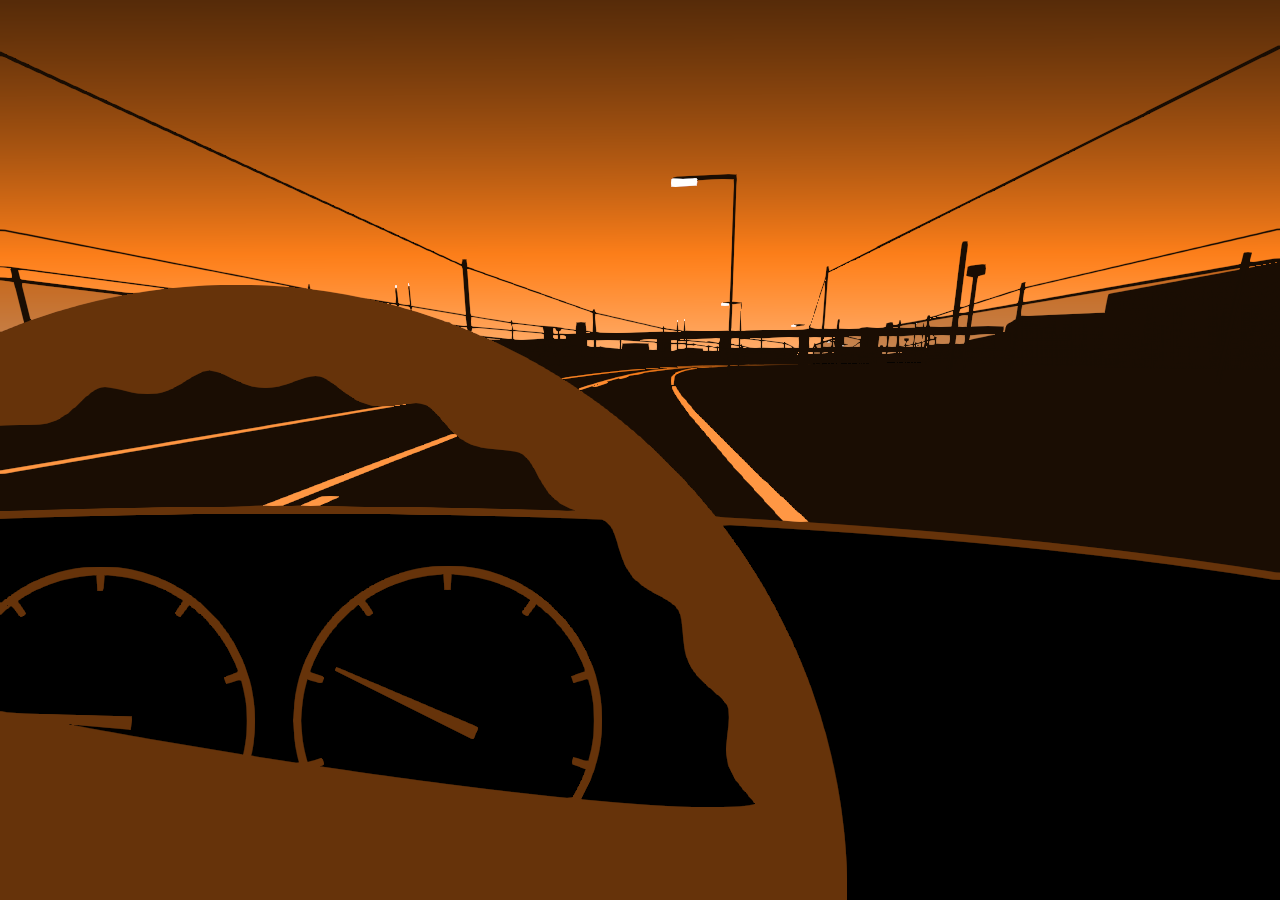
<file: drive.html>
<!DOCTYPE html>
<html>
    <head>
        <title>Drive</title>
        <meta charset="utf-8">
        <meta name="viewport" content="width=device-width, initial-scale=1.0">
        <meta http-equiv="Cache-Control" content="no-store"/>
        <link rel="stylesheet" type="text/css" href="./reset.css"/>
        <style title="main">

            body {
              background: black;
              overflow: hidden;
              margin: 0;
            }

            body, colors {
              --dashboard-color: #888;
              --lit-color: #fff;
            }

            canvas#renderer {
                display: block;
                image-rendering: pixelated;
            }

            div#buttonsContainer {
                position: absolute;
                bottom: 1em;
                width: 100%;
                text-align: center;
                opacity: 0;
                transition: opacity 4000ms;
            }

            div#buttonsContainer.awake {
                opacity: 1;
                transition: opacity 250ms;
            }

            div#buttons {
                vertical-align: middle;
                display: inline-block;
                color: white;
                font-weight: bolder;
                text-transform: uppercase;
                font-size: 1vw;
                font-family: sans-serif;
                text-align: center;
                border: 0.4em solid var(--dashboard-color);
                border-radius: 3em;
                overflow: hidden;
                background: black;
            }

            div#buttons button {
                display: inline-block;
                margin: 0.25em 0;
                text-transform: uppercase;
                background-color: black;
                vertical-align: top;
                padding:0.5em 1.5em;
                border-left: 0.2em solid var(--dashboard-color);
                border-right: 0.2em solid var(--dashboard-color);
            }

            #buttons button:first-of-type {
                border-left: unset;
            }

            #buttons button:last-of-type {
                border-right: unset;
            }

            div#buttons button div.label {
                display:block;
                line-height: 2em;
            }

            div#buttons button div.option {
                display:block;
                line-height: 2em;
            }

            span.indicator {
                color: var(--lit-color);
                text-shadow: 0 0 0.5em var(--lit-color);
            }

            span.light {
                display: inline-block;
                width: 1.25em;
                height: 1em;
                background-color: var(--lit-color);
                box-shadow: 0 0 1em var(--lit-color);
            }

            span.light.off {
                background-color: var(--dashboard-color);
                box-shadow: unset;
            }
        </style>
        
        <!-- Global site tag (gtag.js) - Google Analytics -->
        <script async src="https://www.googletagmanager.com/gtag/js?id=UA-131293889-1"></script>
        <script>
          window.dataLayer = window.dataLayer || [];
          function gtag(){dataLayer.push(arguments);}
          gtag('js', new Date());

          gtag('config', 'UA-131293889-1');
        </script>
        
    </head>
    <body>
        <!-- <script src="https://cdnjs.cloudflare.com/ajax/libs/three.js/96/three.js"></script> -->
        <script src="./lib/three.js"></script>
        <!-- <script src="./lib/three.min.js"></script> -->
        <script src="./lib/BufferGeometryUtils.js"></script>

        <script src="./lib/CopyShader.js"></script>
        <script src="./lib/EffectComposer.js"></script>
        <script src="./lib/RenderPass.js"></script>
        <script src="./lib/ShaderPass.js"></script>
        <script src="./lib/SMAAShader.js"></script>
        <script src="./lib/SMAAPass.js"></script>

        <script src="./js/utils.js"></script>
        <script src="./js/RoadLineStyle.js"></script>
        <script src="./js/RoadPath.js"></script>
        <script src="./js/Level.js"></script>
        <script src="./js/TestLevel.js"></script>
        <script src="./js/DeepDarkNight.js"></script>
        <script src="./js/Tunnel.js"></script>
        <script src="./js/City.js"></script>
        <script src="./js/IndustrialZone.js"></script>
        <script src="./js/WarpGate.js"></script>
        <script src="./js/Spectre.js"></script>
        <script src="./js/CliffsideBeach.js"></script>
        <script src="./js/TrainTracks.js"></script>
        <script src="./js/Overpass.js"></script>

        <script src="./js/Car.js"></script>
        <script src="./js/CarMeshMaker.js"></script>
        <script src="./js/Dashboard.js"></script>
        <script src="./js/Input.js"></script>
        <script src="./js/Screen.js"></script>
        <script src="./js/Buttons.js"></script>
        <script src="./js/Drivey.js"></script>

        <script> document.addEventListener("DOMContentLoaded", () => new Drivey()); </script>
    </body>
</html>
</file>
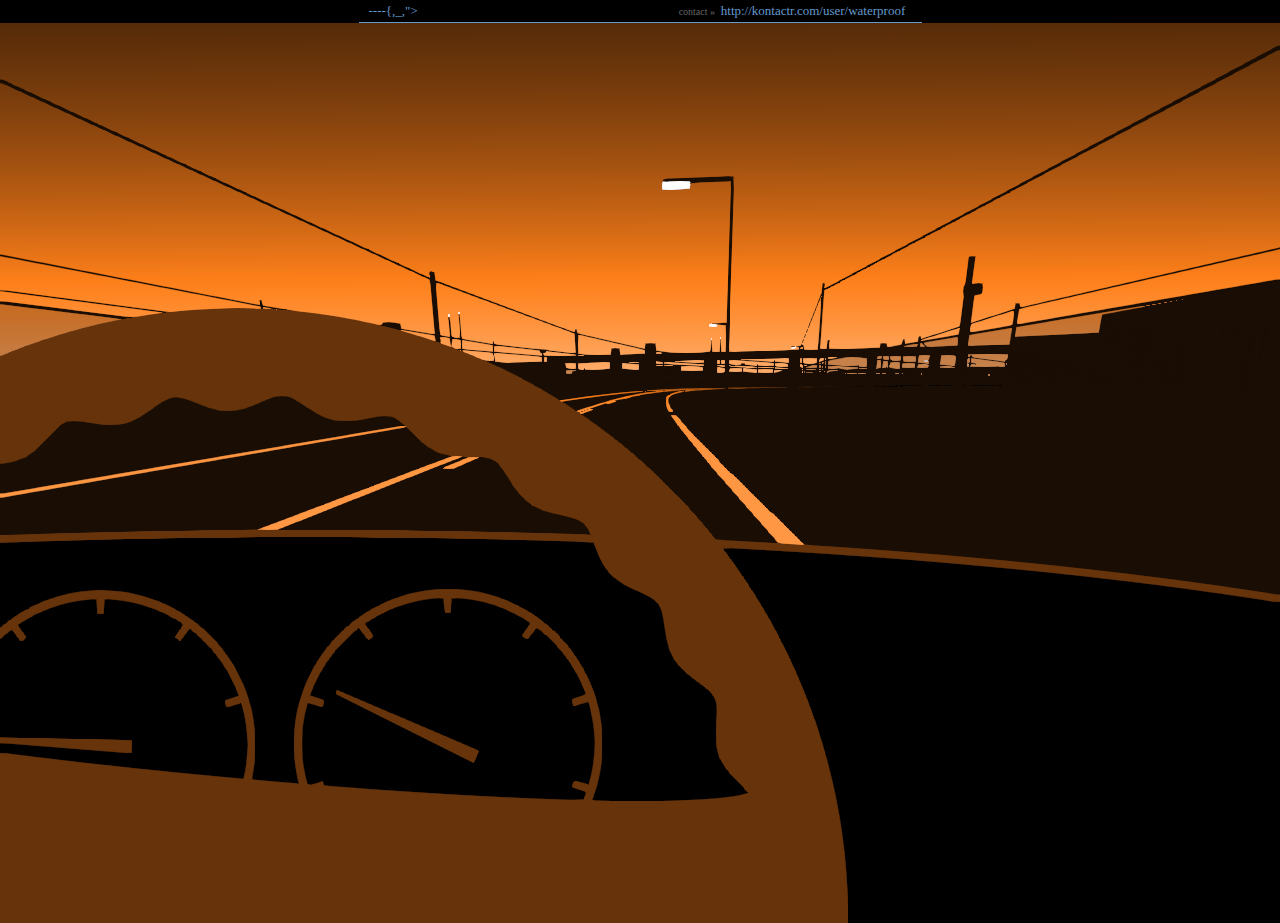
<file: driveon.html>
<!DOCTYPE html>
<html>
    <head>
        <title>Drive</title>
        <meta charset="utf-8">
        <meta name="viewport" content="width=device-width, initial-scale=1.0">
        <link rel="stylesheet" type="text/css" href="./reset.css"/>
        <style title="main">

            body {
              background: black;
              overflow: hidden;
              margin: 0;
            }

            body, colors {
              --dashboard-color: #888;
              --lit-color: #fff;
            }

            canvas#renderer {
                display: block;
                image-rendering: pixelated;
            }

            div#buttonsContainer {
                position: absolute;
                bottom: 1em;
                width: 100%;
                text-align: center;
                opacity: 0;
                transition: opacity 4000ms;
            }

            div#buttonsContainer.awake {
                opacity: 1;
                transition: opacity 250ms;
            }

            div#buttons {
                vertical-align: middle;
                display: inline-block;
                color: white;
                font-weight: bolder;
                text-transform: uppercase;
                font-size: 1vw;
                font-family: sans-serif;
                text-align: center;
                border: 0.4em solid var(--dashboard-color);
                border-radius: 3em;
                overflow: hidden;
                background: black;
            }

            div#buttons button {
                display: inline-block;
                margin: 0.25em 0;
                text-transform: uppercase;
                background-color: black;
                vertical-align: top;
                padding:0.5em 1.5em;
                border-left: 0.2em solid var(--dashboard-color);
                border-right: 0.2em solid var(--dashboard-color);
            }

            #buttons button:first-of-type {
                border-left: unset;
            }

            #buttons button:last-of-type {
                border-right: unset;
            }

            div#buttons button div.label {
                display:block;
                line-height: 2em;
            }

            div#buttons button div.option {
                display:block;
                line-height: 2em;
            }

            span.indicator {
                color: var(--lit-color);
                text-shadow: 0 0 0.5em var(--lit-color);
            }

            span.light {
                display: inline-block;
                width: 1.25em;
                height: 1em;
                background-color: var(--lit-color);
                box-shadow: 0 0 1em var(--lit-color);
            }

            span.light.off {
                background-color: var(--dashboard-color);
                box-shadow: unset;
            }
            
            #topmenu {
                float: right;
                font-size: small;
                padding-right: 10px;
            }

            #header {
                width: 550px;
                border-width: 0 0 1px 0;
                border-style: solid;
                border-color: #6699cc;
                text-align: left;
                font-size: small;
                color: #6699cc;
                padding: 3px;
                padding-left: 10px;
            }

            #tagline {
                display: inline;
                font-size: x-small;
                color: #666;
                margin-left: 5px;	
            }

        </style>
        
        <!-- Global site tag (gtag.js) - Google Analytics -->
        <script async src="https://www.googletagmanager.com/gtag/js?id=UA-131293889-1"></script>
        <script>
          window.dataLayer = window.dataLayer || [];
          function gtag(){dataLayer.push(arguments);}
          gtag('js', new Date());

          gtag('config', 'UA-131293889-1');
        </script>
        
    </head>
    <body>
    
    <div align='center'>
    		<div id="header">
			<div id='topmenu'><div id='tagline'>&#99;&#111;&#110;&#116;&#97;&#99;&#116;&nbsp;&raquo;&nbsp;</div>&nbsp;http://kontactr.com/user/waterproof&nbsp;</div>
			----{,_,">
		</div>
		</div>
		
		
        <!-- <script src="https://cdnjs.cloudflare.com/ajax/libs/three.js/96/three.js"></script> -->
        <script src="./lib/three.js"></script>
        <!-- <script src="./lib/three.min.js"></script> -->
        <script src="./lib/BufferGeometryUtils.js"></script>

        <script src="./lib/CopyShader.js"></script>
        <script src="./lib/EffectComposer.js"></script>
        <script src="./lib/RenderPass.js"></script>
        <script src="./lib/ShaderPass.js"></script>
        <script src="./lib/SMAAShader.js"></script>
        <script src="./lib/SMAAPass.js"></script>

        <script src="./js/utils.js"></script>
        <script src="./js/RoadLineStyle.js"></script>
        <script src="./js/RoadPath.js"></script>
        <script src="./js/Level.js"></script>
        <script src="./js/TestLevel.js"></script>
        <script src="./js/DeepDarkNight.js"></script>
        <script src="./js/Tunnel.js"></script>
        <script src="./js/City.js"></script>
        <script src="./js/IndustrialZone.js"></script>
        <script src="./js/WarpGate.js"></script>
        <script src="./js/Spectre.js"></script>
        <script src="./js/CliffsideBeach.js"></script>
        <script src="./js/TrainTracks.js"></script>
        <script src="./js/Overpass.js"></script>

        <script src="./js/Car.js"></script>
        <script src="./js/CarMeshMaker.js"></script>
        <script src="./js/Dashboard.js"></script>
        <script src="./js/Input.js"></script>
        <script src="./js/Screen.js"></script>
        <script src="./js/Buttons.js"></script>
        <script src="./js/Drivey.js"></script>

        <script> document.addEventListener("DOMContentLoaded", () => new Drivey()); </script>
    </body>
</html>
</file>
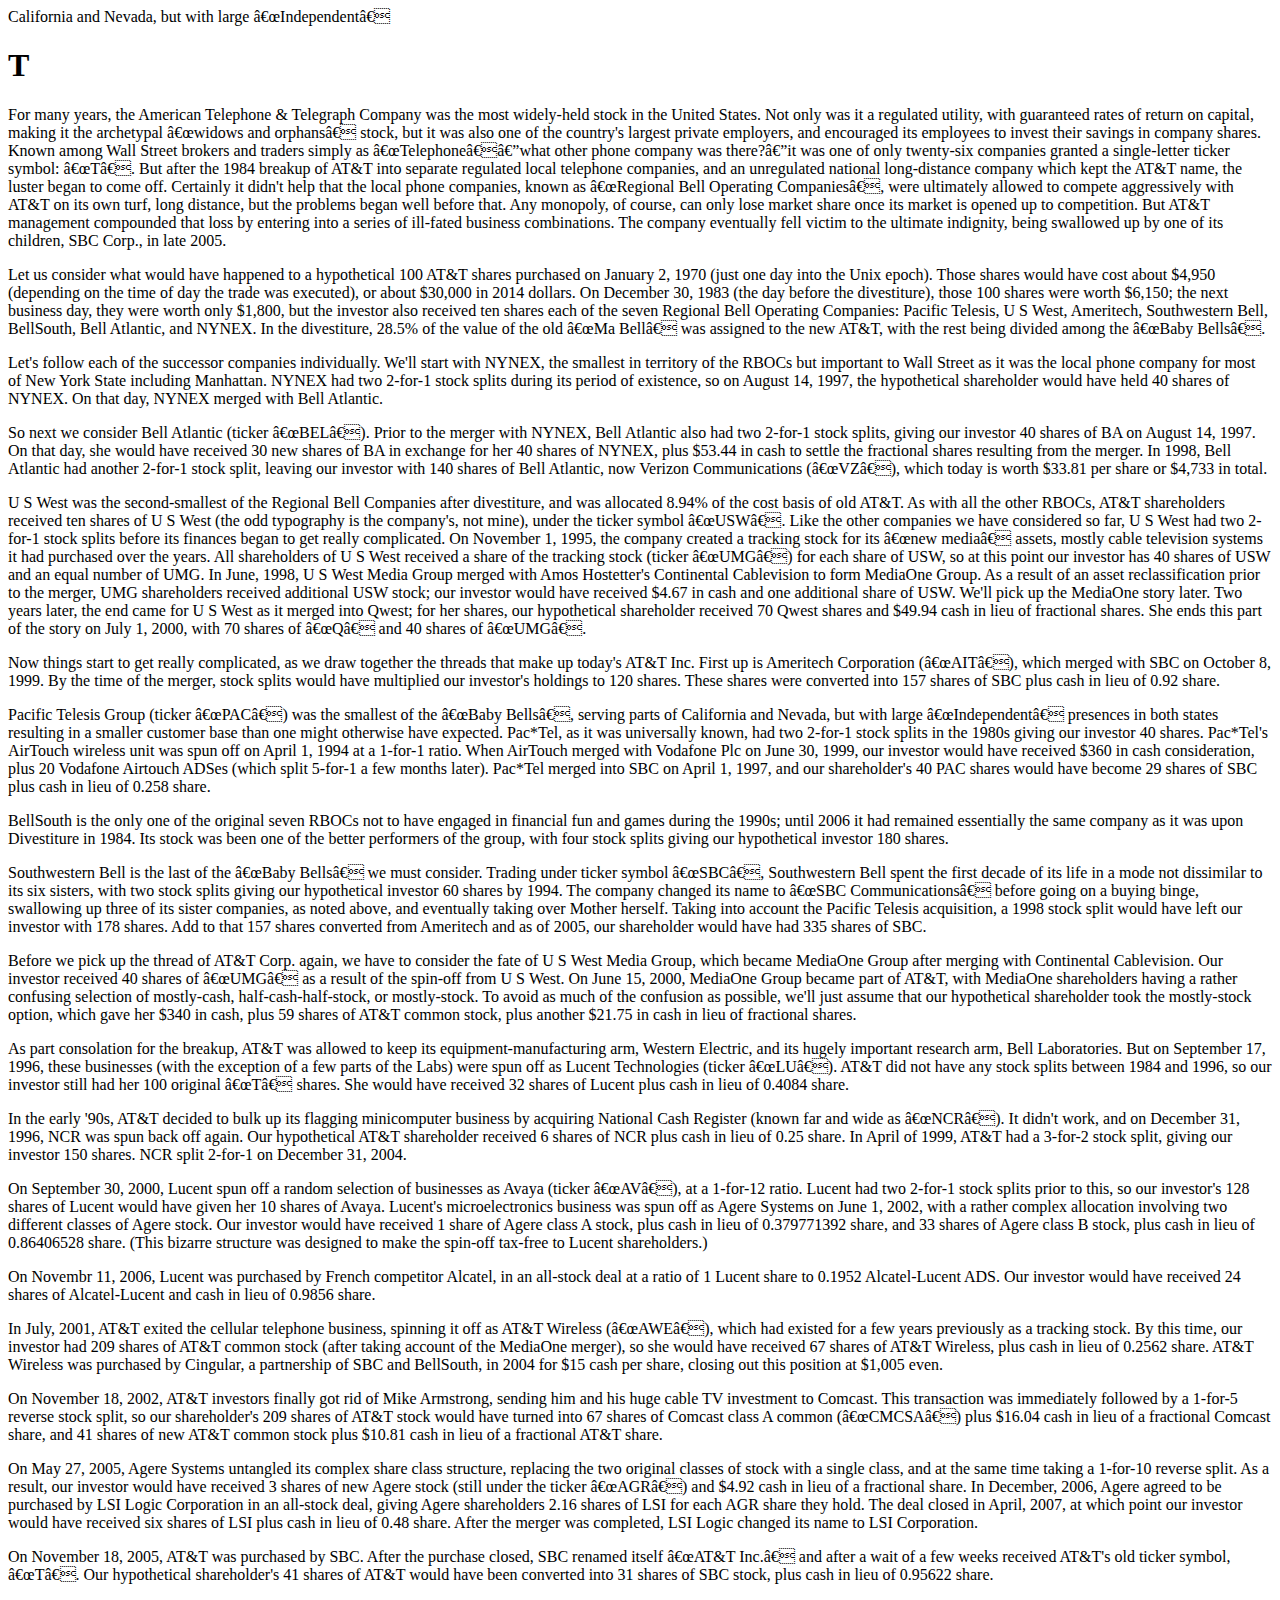
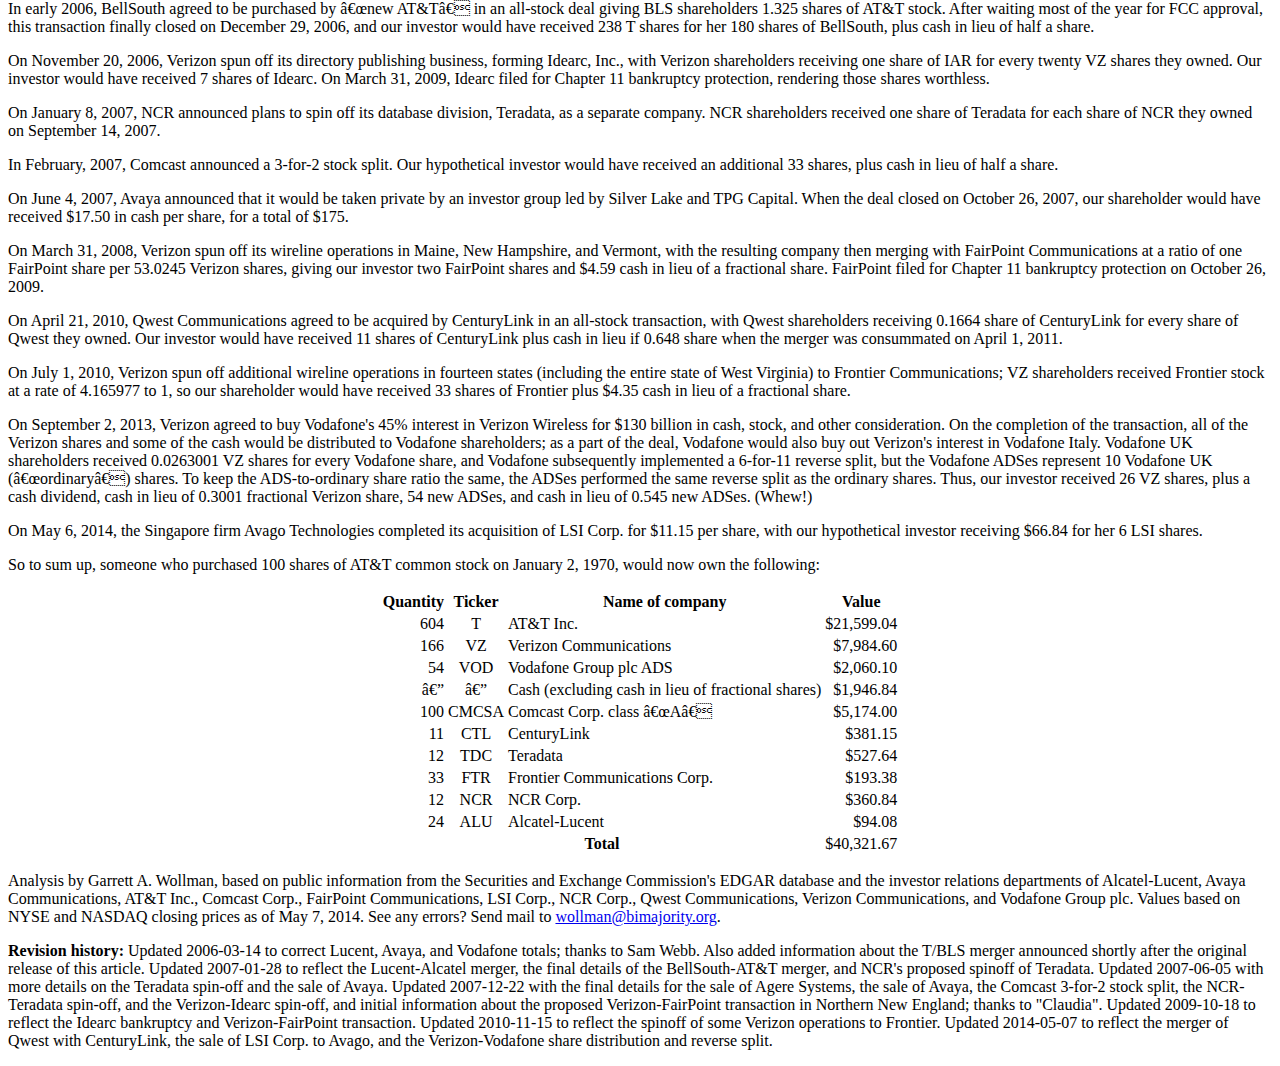
<file: extras/T.html>
California and Nevada, but with large “Independent”
<!DOCTYPE html PUBLIC "-//W3C//DTD HTML 4.01 Transitional//EN">
<html><head>
<meta http-equiv="content-type" content="text/html; charset=windows-1252">
    <title>T</title>
  </head>
  <body>
    <h1>T</h1>

    <p>For many years, the American Telephone &amp; Telegraph Company
    was the most widely-held stock in the United States.  Not only was
    it a regulated utility, with guaranteed rates of return on
    capital, making it the archetypal “widows and orphans”
    stock, but it was also one of the country's largest private
    employers, and encouraged its employees to invest their savings in
    company shares.  Known among Wall Street brokers and traders
    simply as “Telephone”—what other phone company
    was there?—it was one of only twenty-six companies granted a
    single-letter ticker symbol: “T”.  But after the 1984
    breakup of AT&amp;T into separate regulated local telephone
    companies, and an unregulated national long-distance company which
    kept the AT&amp;T name, the luster began to come off.  Certainly
    it didn't help that the local phone companies, known as
    “Regional Bell Operating Companies”, were ultimately
    allowed to compete aggressively with AT&amp;T on its own turf,
    long distance, but the problems began well before that.  Any
    monopoly, of course, can only lose market share once its market is
    opened up to competition.  But AT&amp;T management compounded that
    loss by entering into a series of ill-fated business combinations.
    The company eventually fell victim to the ultimate indignity,
    being swallowed up by one of its children, SBC Corp., in late
    2005.</p>

    <p>Let us consider what would have happened to a hypothetical 100
    AT&amp;T shares purchased on January 2, 1970 (just one day into
    the Unix epoch).  Those shares would have cost about $4,950
    (depending on the time of day the trade was executed), or about
    $30,000 in 2014 dollars.  On December 30, 1983 (the day before the
    divestiture), those 100 shares were worth $6,150; the next
    business day, they were worth only $1,800, but the investor also
    received ten shares each of the seven Regional Bell Operating
    Companies: Pacific Telesis, U&nbsp;S&nbsp;West, Ameritech,
    Southwestern Bell, BellSouth, Bell Atlantic, and NYNEX.  In the
    divestiture, 28.5% of the value of the old “Ma Bell”
    was assigned to the new AT&amp;T, with the rest being divided
    among the “Baby Bells”.</p>

    <p>Let's follow each of the successor companies individually.
    We'll start with NYNEX, the smallest in territory of the RBOCs but
    important to Wall Street as it was the local phone company for
    most of New York State including Manhattan.  NYNEX had two 2-for-1
    stock splits during its period of existence, so on August 14,
    1997, the hypothetical shareholder would have held 40 shares of
    NYNEX.  On that day, NYNEX merged with Bell Atlantic.</p>

    <p>So next we consider Bell Atlantic (ticker “BEL”).
    Prior to the merger with NYNEX, Bell Atlantic also had two 2-for-1
    stock splits, giving our investor 40 shares of BA on August 14,
    1997.  On that day, she would have received 30 new shares of BA in
    exchange for her 40 shares of NYNEX, plus $53.44 in cash to settle
    the fractional shares resulting from the merger.  In 1998, Bell
    Atlantic had another 2-for-1 stock split, leaving our investor
    with 140 shares of Bell Atlantic, now Verizon Communications
    (“VZ”), which today is worth $33.81 per share or
    $4,733 in total.</p>

    <p>U&nbsp;S&nbsp;West was the second-smallest of the Regional Bell
    Companies after divestiture, and was allocated 8.94% of the cost
    basis of old AT&amp;T.  As with all the other RBOCs, AT&amp;T
    shareholders received ten shares of U&nbsp;S&nbsp;West (the odd
    typography is the company's, not mine), under the ticker symbol
    “USW”.  Like the other companies we have considered so
    far, U&nbsp;S&nbsp;West had two 2-for-1 stock splits before its
    finances began to get really complicated.  On November 1, 1995,
    the company created a tracking stock for its “new
    media” assets, mostly cable television systems it had
    purchased over the years.  All shareholders of U&nbsp;S&nbsp;West
    received a share of the tracking stock (ticker “UMG”)
    for each share of USW, so at this point our investor has 40 shares
    of USW and an equal number of UMG.  In June, 1998,
    U&nbsp;S&nbsp;West Media Group merged with Amos Hostetter's
    Continental Cablevision to form MediaOne Group.  As a result of an
    asset reclassification prior to the merger, UMG shareholders
    received additional USW stock; our investor would have received
    $4.67 in cash and one additional share of USW.  We'll pick up the
    MediaOne story later.  Two years later, the end came for
    U&nbsp;S&nbsp;West as it merged into Qwest; for her shares, our
    hypothetical shareholder received 70 Qwest shares and $49.94 cash
    in lieu of fractional shares.  She ends this part of the story on
    July 1, 2000, with 70 shares of “Q” and 40 shares of
    “UMG”.</p>

    <p>Now things start to get really complicated, as we draw together
    the threads that make up today's AT&amp;T Inc.  First up is
    Ameritech Corporation (“AIT”), which merged with SBC
    on October 8, 1999.  By the time of the merger, stock splits would
    have multiplied our investor's holdings to 120 shares.  These
    shares were converted into 157 shares of SBC plus cash in lieu of
    0.92 share.</p>

    <p>Pacific Telesis Group (ticker “PAC”) was the
    smallest of the “Baby Bells”, serving parts of
    California and Nevada, but with large “Independent”
    presences in both states resulting in a smaller customer base than
    one might otherwise have expected.  Pac*Tel, as it was universally
    known, had two 2-for-1 stock splits in the 1980s giving our
    investor 40 shares.  Pac*Tel's AirTouch wireless unit was spun off
    on April 1, 1994 at a 1-for-1 ratio.  When AirTouch merged with
    Vodafone Plc on June 30, 1999, our investor would have received
    $360 in cash consideration, plus 20 Vodafone Airtouch ADSes (which
    split 5-for-1 a few months later).  Pac*Tel merged into SBC on
    April 1, 1997, and our shareholder's 40 PAC shares would have
    become 29 shares of SBC plus cash in lieu of 0.258 share.</p>

    <p>BellSouth is the only one of the original seven RBOCs not to
    have engaged in financial fun and games during the 1990s; until
    2006 it had remained essentially the same company as it was upon
    Divestiture in 1984.  Its stock was been one of the better
    performers of the group, with four stock splits giving our
    hypothetical investor 180 shares.</p>

    <p>Southwestern Bell is the last of the “Baby Bells”
    we must consider.  Trading under ticker symbol “SBC”,
    Southwestern Bell spent the first decade of its life in a mode not
    dissimilar to its six sisters, with two stock splits giving our
    hypothetical investor 60 shares by 1994.  The company changed its
    name to “SBC Communications” before going on a buying
    binge, swallowing up three of its sister companies, as noted above,
    and eventually taking over Mother herself.  Taking into account
    the Pacific Telesis acquisition, a 1998 stock split would have
    left our investor with 178 shares.  Add to that 157 shares
    converted from Ameritech and as of 2005, our shareholder would
    have had 335 shares of SBC.</p>

    <p>Before we pick up the thread of AT&amp;T Corp. again, we have to
    consider the fate of U&nbsp;S&nbsp;West Media Group, which became
    MediaOne Group after merging with Continental Cablevision.  Our
    investor received 40 shares of “UMG” as a result of
    the spin-off from U&nbsp;S&nbsp;West.  On June 15, 2000, MediaOne
    Group became part of AT&amp;T, with MediaOne shareholders having a
    rather confusing selection of mostly-cash, half-cash-half-stock,
    or mostly-stock.  To avoid as much of the confusion as possible,
    we'll just assume that our hypothetical shareholder took the
    mostly-stock option, which gave her $340 in cash, plus 59 shares
    of AT&amp;T common stock, plus another $21.75 in cash in lieu of
    fractional shares.</p>

    <p>As part consolation for the breakup, AT&amp;T was allowed to
    keep its equipment-manufacturing arm, Western Electric, and its
    hugely important research arm, Bell Laboratories.  But on
    September 17, 1996, these businesses (with the exception of a few
    parts of the Labs) were spun off as Lucent Technologies (ticker
    “LU”).  AT&amp;T did not have any stock splits between
    1984 and 1996, so our investor still had her 100 original
    “T” shares.  She would have received 32 shares of
    Lucent plus cash in lieu of 0.4084 share.</p>

    <p>In the early '90s, AT&amp;T decided to bulk up its flagging
    minicomputer business by acquiring National Cash Register (known
    far and wide as “NCR”).  It didn't work, and on
    December 31, 1996, NCR was spun back off again.  Our hypothetical
    AT&amp;T shareholder received 6 shares of NCR plus cash in lieu of
    0.25 share.  In April of 1999, AT&amp;T had a 3-for-2 stock split,
    giving our investor 150 shares.  NCR split 2-for-1 on December 31,
    2004.</p>

    <p>On September 30, 2000, Lucent spun off a random selection of
    businesses as Avaya (ticker “AV”), at a 1-for-12
    ratio.  Lucent had two 2-for-1 stock splits prior to this, so our
    investor's 128 shares of Lucent would have given her 10 shares of
    Avaya.  Lucent's microelectronics business was spun off as Agere
    Systems on June 1, 2002, with a rather complex allocation
    involving two different classes of Agere stock.  Our investor
    would have received 1 share of Agere class A stock, plus cash in
    lieu of 0.379771392 share, and 33 shares of Agere class B stock,
    plus cash in lieu of 0.86406528 share.  (This bizarre structure
    was designed to make the spin-off tax-free to Lucent
    shareholders.)</p>

    <p>On Novembr 11, 2006, Lucent was purchased by French competitor
    Alcatel, in an all-stock deal at a ratio of 1 Lucent share to
    0.1952 Alcatel-Lucent ADS.  Our investor would have received 24
    shares of Alcatel-Lucent and cash in lieu of 0.9856 share.</p>

    <p>In July, 2001, AT&amp;T exited the cellular telephone business,
    spinning it off as AT&amp;T Wireless (“AWE”), which
    had existed for a few years previously as a tracking stock.  By
    this time, our investor had 209 shares of AT&amp;T common stock
    (after taking account of the MediaOne merger), so she would have
    received 67 shares of AT&amp;T Wireless, plus cash in lieu of
    0.2562 share.  AT&amp;T Wireless was purchased by Cingular, a
    partnership of SBC and BellSouth, in 2004 for $15 cash per share,
    closing out this position at $1,005 even.</p>

    <p>On November 18, 2002, AT&amp;T investors finally got rid of
    Mike Armstrong, sending him and his huge cable TV investment to
    Comcast.  This transaction was immediately followed by a 1-for-5
    reverse stock split, so our shareholder's 209 shares of AT&amp;T
    stock would have turned into 67 shares of Comcast class A common
    (“CMCSA”) plus $16.04 cash in lieu of a fractional
    Comcast share, and 41 shares of new AT&amp;T common stock plus
    $10.81 cash in lieu of a fractional AT&amp;T share.</p>

    <p>On May 27, 2005, Agere Systems untangled its complex share
    class structure, replacing the two original classes of stock with
    a single class, and at the same time taking a 1-for-10 reverse
    split.  As a result, our investor would have received 3 shares of
    new Agere stock (still under the ticker “AGR”) and
    $4.92 cash in lieu of a fractional share.  In December, 2006,
    Agere agreed to be purchased by LSI Logic Corporation in an
    all-stock deal, giving Agere shareholders 2.16 shares of LSI for
    each AGR share they hold.  The deal closed in April, 2007, at
    which point our investor would have received six shares of LSI
    plus cash in lieu of 0.48 share.  After the merger was completed,
    LSI Logic changed its name to LSI Corporation.</p>

    <p>On November 18, 2005, AT&amp;T was purchased by SBC.  After the
    purchase closed, SBC renamed itself “AT&amp;T Inc.”
    and after a wait of a few weeks received AT&amp;T's old ticker
    symbol, “T”.  Our hypothetical shareholder's 41 shares
    of AT&amp;T would have been converted into 31 shares of SBC stock,
    plus cash in lieu of 0.95622 share.</p>

    <p>In early 2006, BellSouth agreed to be purchased by “new
    AT&amp;T” in an all-stock deal giving BLS shareholders 1.325
    shares of AT&amp;T stock.  After waiting most of the year for FCC
    approval, this transaction finally closed on December 29, 2006,
    and our investor would have received 238 T shares for her 180
    shares of BellSouth, plus cash in lieu of half a share.</p>

    <p>On November 20, 2006, Verizon spun off its directory publishing
    business, forming Idearc, Inc., with Verizon shareholders
    receiving one share of IAR for every twenty VZ shares they owned.
    Our investor would have received 7 shares of Idearc.  On March 31,
    2009, Idearc filed for Chapter 11 bankruptcy protection, rendering
    those shares worthless.</p>

    <p>On January 8, 2007, NCR announced plans to spin off its
    database division, Teradata, as a separate company.  NCR
    shareholders received one share of Teradata for each share of NCR
    they owned on September 14, 2007.</p>

    <p>In February, 2007, Comcast announced a 3-for-2 stock split.
    Our hypothetical investor would have received an additional 33
    shares, plus cash in lieu of half a share.</p>

    <p>On June 4, 2007, Avaya announced that it would be taken private
    by an investor group led by Silver Lake and TPG Capital.  When the
    deal closed on October 26, 2007, our shareholder would have
    received $17.50 in cash per share, for a total of $175.</p>

    <p>On March 31, 2008, Verizon spun off its wireline operations in
      Maine, New Hampshire, and Vermont, with the resulting company
      then merging with FairPoint Communications at a ratio of one
      FairPoint share per 53.0245 Verizon shares, giving our investor
      two FairPoint shares and $4.59 cash in lieu of a fractional
      share.  FairPoint filed for Chapter 11 bankruptcy protection on
      October 26, 2009.</p>

    <p>On April 21, 2010, Qwest Communications agreed to be acquired
      by CenturyLink in an all-stock transaction, with Qwest
      shareholders receiving 0.1664 share of CenturyLink for every
      share of Qwest they owned.  Our investor would have received 11
      shares of CenturyLink plus cash in lieu if 0.648 share when the
      merger was consummated on April 1, 2011.</p>

    <p>On July 1, 2010, Verizon spun off additional wireline
    operations in fourteen states (including the entire state of West
    Virginia) to Frontier Communications; VZ shareholders received
    Frontier stock at a rate of 4.165977 to 1, so our shareholder
    would have received 33 shares of Frontier plus $4.35 cash in lieu
    of a fractional share.</p>

    <p>On September 2, 2013, Verizon agreed to buy Vodafone's 45%
    interest in Verizon Wireless for $130 billion in cash, stock, and
    other consideration.  On the completion of the transaction, all of
    the Verizon shares and some of the cash would be distributed to
    Vodafone shareholders; as a part of the deal, Vodafone would also
    buy out Verizon's interest in Vodafone Italy.  Vodafone UK
    shareholders received 0.0263001 VZ shares for every Vodafone
    share, and Vodafone subsequently implemented a 6-for-11 reverse
    split, but the Vodafone ADSes represent 10 Vodafone UK
    (“ordinary”) shares.  To keep the ADS-to-ordinary
    share ratio the same, the ADSes performed the same reverse split
    as the ordinary shares.  Thus, our investor received 26 VZ shares,
    plus a cash dividend, cash in lieu of 0.3001 fractional Verizon
    share, 54 new ADSes, and cash in lieu of 0.545 new ADSes.
    (Whew!)</p>

    <p>On May 6, 2014, the Singapore firm Avago Technologies completed
      its acquisition of LSI Corp. for $11.15 per share, with our
      hypothetical investor receiving $66.84 for her 6 LSI shares.</p>

    <p>So to sum up, someone who purchased 100 shares of AT&amp;T
      common stock on January 2, 1970, would now own the
      following:</p>

    <table align="center">
      <thead>
	<tr>
	  <th>Quantity</th>
	  <th>Ticker</th>
	  <th>Name of company</th>
	  <th>Value</th>
	</tr>
      </thead>
      <tbody>
	<tr>
	  <td align="right">604</td>
	  <td align="center">T</td>
	  <td>AT&amp;T Inc.</td>
	  <td align="right">$21,599.04</td>
	</tr>
	<tr>
	  <td align="right">166</td>
	  <td align="center">VZ</td>
	  <td>Verizon Communications</td>
	  <td align="right">$7,984.60</td>
	</tr>
	<tr>
	  <td align="right">54</td>
	  <td align="center">VOD</td>
	  <td>Vodafone Group plc ADS</td>
	  <td align="right">$2,060.10</td>
	</tr>
	<tr>
	  <td align="right">—</td>
	  <td align="center">—</td>
	  <td>Cash (excluding cash in lieu of fractional shares)</td>
	  <td align="right">$1,946.84</td>
	</tr>
	<tr>
	  <td align="right">100</td>
	  <td align="center">CMCSA</td>
	  <td>Comcast Corp. class “A”</td>
	  <td align="right">$5,174.00</td>
	</tr>
	<tr>
	  <td align="right">11</td>
	  <td align="center">CTL</td>
	  <td>CenturyLink</td>
	  <td align="right">$381.15</td>
	</tr>
	<tr>
	  <td align="right">12</td>
	  <td align="center">TDC</td>
	  <td>Teradata</td>
	  <td align="right">$527.64</td>
	</tr>
	<tr>
	  <td align="right">33</td>
	  <td align="center">FTR</td>
	  <td>Frontier Communications Corp.</td>
	  <td align="right">$193.38</td>
	</tr>
	<tr>
	  <td align="right">12</td>
	  <td align="center">NCR</td>
	  <td>NCR Corp.</td>
	  <td align="right">$360.84</td>
	</tr>
	<tr>
	  <td align="right">24</td>
	  <td align="center">ALU</td>
	  <td>Alcatel-Lucent</td>
	  <td align="right">$94.08</td>
	</tr>
      </tbody>
      <tfoot>
	<tr>
	  <td colspan="3" align="center"><b>Total</b></td>
	  <td align="right">$40,321.67</td>
	</tr>
      </tfoot>
    </table>

    <p>Analysis by Garrett A. Wollman, based on public information
    from the Securities and Exchange Commission's EDGAR database and
    the investor relations departments of Alcatel-Lucent, Avaya
    Communications, AT&amp;T Inc., Comcast Corp., FairPoint
    Communications, LSI Corp., NCR Corp., Qwest Communications,
    Verizon Communications, and Vodafone Group plc.  Values based
    on NYSE and NASDAQ closing prices as of May 7, 2014.  See any
    errors?  Send mail to <a href="mailto:wollman@bimajority.org">wollman@bimajority.org</a>.</p>

    <p><b>Revision history:</b> Updated 2006-03-14 to correct Lucent,
    Avaya, and Vodafone totals; thanks to Sam Webb.  Also added
    information about the T/BLS merger announced shortly after the
    original release of this article.  Updated 2007-01-28 to reflect
    the Lucent-Alcatel merger, the final details of the BellSouth-AT&amp;T
    merger, and NCR's proposed spinoff of Teradata.  Updated
    2007-06-05 with more details on the Teradata spin-off and the sale
    of Avaya.  Updated 2007-12-22 with the final details for the sale
    of Agere Systems, the sale of Avaya, the Comcast 3-for-2 stock
    split, the NCR-Teradata spin-off, and the Verizon-Idearc spin-off,
    and initial information about the proposed Verizon-FairPoint
    transaction in Northern New England; thanks to "Claudia".  Updated
    2009-10-18 to reflect the Idearc bankruptcy and Verizon-FairPoint
    transaction.  Updated 2010-11-15 to reflect the spinoff of some
    Verizon operations to Frontier.  Updated 2014-05-07 to reflect the
    merger of Qwest with CenturyLink, the sale of LSI Corp. to
    Avago, and the Verizon-Vodafone share distribution and reverse
      split.</p>
  

</body></html>
</file>
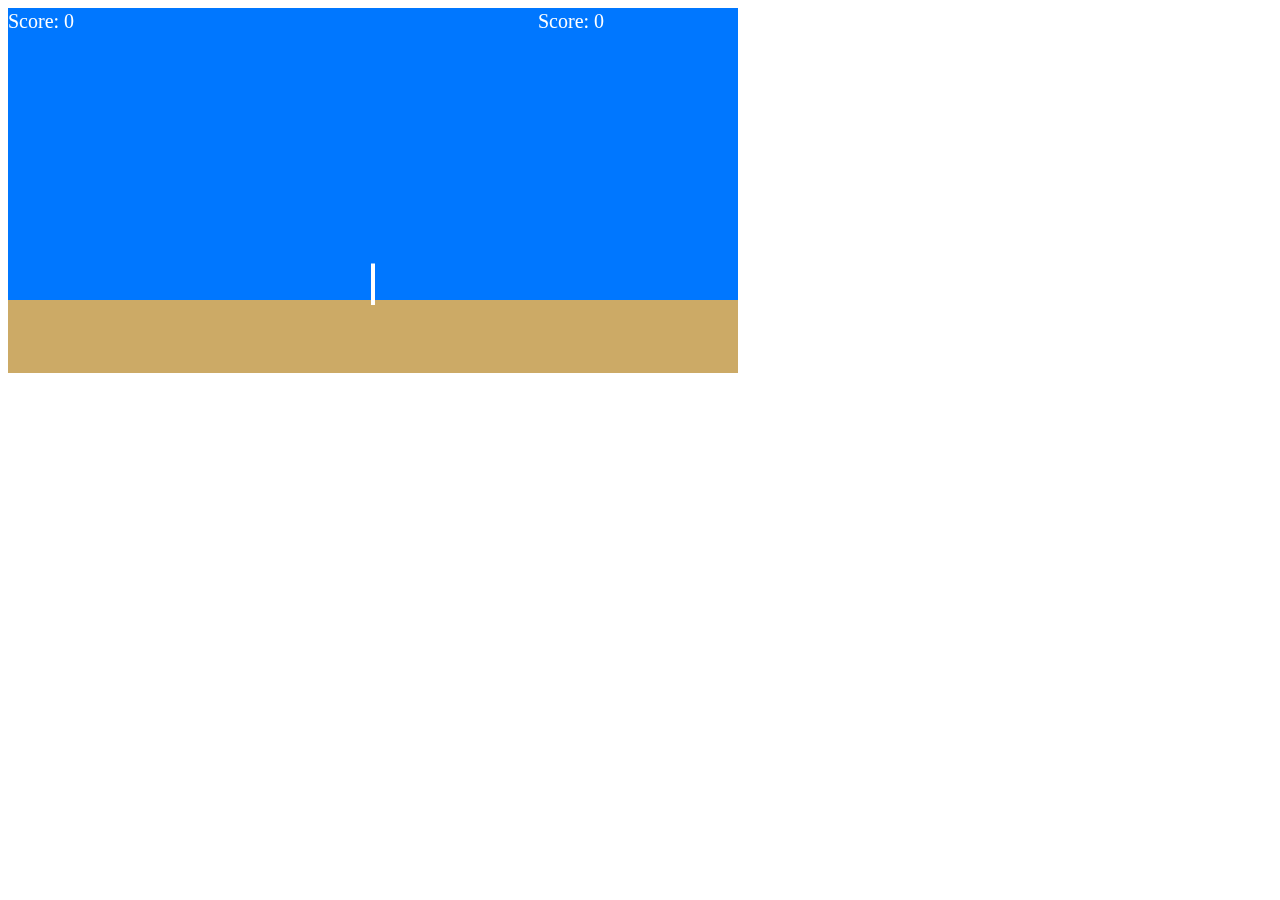
<file: slime/SlimeVolleyball.html>
<html><head>
<script type="text/javascript" src="Slime.js"></script>
<script type="text/javascript" src="Input.js"></script>
<script type="text/javascript">

  // RENDER DATA
  var ctx;
  var canvas;
  var gameWidth,gameHeight;
  var pixelsPerUnit;
  var updatesToPaint;


  // GAME DATA
  var ball;
  var slime1;
  var slime2;
  var slime1Score;
  var slime2Score;  
  
  // Game Update Functions
  function updateSlimeVelocities(s,left,right,up) {
    // update velocities
    if(keysDown[left]) {
      if(keysDown[right]) {
        s.velocityX = 0;
      } else {
        s.velocityX = -8;
      }
    } else if(keysDown[right]) {
      s.velocityX = 8;
    } else {
      s.velocityX = 0;
    }
    if(s.y == 0 && keysDown[up]) {
      //s.velocityY = 31;
      s.velocityY = 18;
    }
  }
  function updateSlime(s, leftLimit, rightLimit) {
    if(s.velocityX != 0) {
      s.x += s.velocityX;
      if(s.x - s.radius < leftLimit) {
        s.x = leftLimit + s.radius;
      } else if(s.x + s.radius > rightLimit) {
        s.x = rightLimit - s.radius;
      }
    }
    if(s.velocityY != 0 || s.y > 0) {
      s.y += s.velocityY;
      s.velocityY -= 1.2;
      if(s.y < 0) {
        s.y = 0;
        s.velocityY = 0;
      }
    }
  }

  var MAX_VELOCITY_X = 15;
  var MAX_VELOCITY_Y = 11;
  function collisionBallSlime(s) {
    var dx = ball.x - s.x;
    var dy = ball.y - s.y;
    var dist = Math.sqrt(dx * dx + dy * dy);
    //console.log("dist = " + dist);

    var dVelocityX = ball.velocityX - s.velocityX;
    var dVelocityY = ball.velocityY - s.velocityY;

    if(dy > 0 && dist < ball.radius + s.radius) {
      var oldBall = {x:ball.x,y:ball.y,velocityX:ball.velocityX,velocityY:ball.velocityY};

      ball.x = s.x + (s.radius + ball.radius) * dx / dist;
      ball.y = s.y + (s.radius + ball.radius) * dy / dist;
      
      var something = (dx * dVelocityX + dy * dVelocityY) / dist;
      if(something <= 0) {
        ball.velocityX += s.velocityX - 1.92 * dx * something / dist;
        ball.velocityY += s.velocityY - 1.92 * dy * something / dist;
        if(     ball.velocityX < -MAX_VELOCITY_X) ball.velocityX = -MAX_VELOCITY_X;
        else if(ball.velocityX >  MAX_VELOCITY_X) ball.velocityX =  MAX_VELOCITY_X;
        if(     ball.velocityY < -MAX_VELOCITY_Y) ball.velocityY = -MAX_VELOCITY_Y;
        else if(ball.velocityY >  MAX_VELOCITY_Y) ball.velocityY =  MAX_VELOCITY_Y;
      }
      /*
      console.log("Collision something: " + something +
                  ", dy: " + dy +
                  ", dist: " + dist + ", y:" + oldBall.y + ">" + ball.y +
                  ", velocityY: " + oldBall.velocityY + ">" + ball.velocityY);*/
    }    
  }
  function updateBall() {
    ball.x += ball.velocityX;
    ball.y += ball.velocityY;

    ball.velocityY += -.5; // gravity
    if(ball.velocityY < -MAX_VELOCITY_Y) {
      ball.velocityY = -MAX_VELOCITY_Y;
    }
    
    collisionBallSlime(slime1);
    collisionBallSlime(slime2);

    // detect wall collisions
    if(ball.x - ball.radius < 0) {
      ball.x = ball.radius;
      ball.velocityX = -ball.velocityX;
    }
    else if(ball.x + ball.radius > 1000) {
      ball.x = 1000 - ball.radius;
      ball.velocityX = -ball.velocityX;
    }


    if(ball.y < 0) {
      if(ball.x > 500) {
        slime1Score++;
        initRound(true);
      } else {
        slime2Score++;
        initRound(false);
      }
    }
  }
  function updateFrame() {
    updateSlimeVelocities(slime1, KEY_A,KEY_D,KEY_W);
    updateSlimeVelocities(slime2, KEY_LEFT,KEY_RIGHT,KEY_UP);

    updateSlime(slime1, 0, 495);
    updateSlime(slime2, 505, 1000);

    updateBall();
  }


  // Rendering Functions
  function renderBackground()
  {
    var courtHeight = gameHeight/5;
    ctx.fillStyle='#0077ff'
    ctx.fillRect(0, 0, gameWidth, gameHeight-courtHeight);
    ctx.fillStyle='#ca6'
    ctx.fillRect(0, gameHeight-courtHeight, gameWidth, courtHeight);
    ctx.fillStyle='#fff'
    ctx.fillRect(gameWidth/2-2,7*gameHeight/10,4,gameHeight/10+5);
  }

  
  // GAME CODE
  function renderGame() {
    if(updatesToPaint == 0) {
      console.log("WARNING: render called but not ready to paint");
    } else {
      if(updatesToPaint > 1) {
        console.log("WARNING: render missed " + (updatesToPaint - 1) + " frame(s)");
      }
      renderBackground();
      ctx.font = "20px Georgia";
      ctx.fillText("Score: " + slime1Score, 0, 20);
      ctx.fillText("Score: " + slime2Score, gameWidth - 200, 20);
      ball.render();
      slime1.render();
      slime2.render();
      updatesToPaint = 0;
    }
  }
  function gameIteration() {
    if(updatesToPaint > 0) {
      console.log("WARNING: updating frame before it was rendered");
    }
    updateFrame();
    updatesToPaint++;
    requestAnimationFrame(renderGame);
  }

  function initRound(server) {
    ball.x = server ? 200 : 800;
    ball.y = 200;
    ball.velocityX = 0;
    ball.velocityY = 0;

    slime1.x = 200;
    slime1.y = 0;
    slime1.velocityX = 0;
    slime1.velocityY = 0;

    slime2.x = 800;
    slime2.y = 0;
    slime2.velocityX = 0;
    slime2.velocityY = 0;
  }

  function updateWindowSize(width,height) {
    gameWidth = width;
    gameHeight = height;

    console.log("WindowSize " + width + ", " + height);

    var pixelsPerUnitX = gameWidth  / 1000;
    var pixelsPerUnitY = gameHeight / 500;
    console.log("xRatio " + pixelsPerUnitX + ", yRatio " + pixelsPerUnitY);

    if(pixelsPerUnitX == pixelsPerUnitY) {
      pixelsPerUnit = pixelsPerUnitX;
      console.log("pixelsPerUnit = " + pixelsPerUnit + " (no adjust)");
    } else if(pixelsPerUnitX < pixelsPerUnitY) {
      pixelsPerUnit = pixelsPerUnitX;
      gameHeight = gameWidth / 2;
      console.log("pixelsPerUnit = " + pixelsPerUnit + " (adjust to X, newHeight=" + gameHeight + ")");
    } else {
      pixelsPerUnit = pixelsPerUnitX;
      gameWidth = gameHeight * 2;
      console.log("pixelsPerUnit = " + pixelsPerUnit + " (adjust to Y)");
    }
  }

  function bodyload() {
    // Create Render objects
    var canvas = document.createElement("canvas");
    ctx = canvas.getContext("2d");
    canvas.width = 730;
    //canvas.height = 375; original
    canvas.height = 365;
    //canvas.height = 730;

    // Setup Render Data
    updateWindowSize(canvas.width,canvas.height);
    document.body.appendChild(canvas);

    // Initialize Game Data
    ball   = newBall( 15 ,'#ff0');
    slime1 = newSlime(50,'#f00');
    slime2 = newSlime(50,'#0f0');

    slime1Score = 0;
    slime2Score = 0;

    initRound(true);

    setInterval(gameIteration, 20);
  }  


      
</script>
</head><body onload="bodyload()">
</body></html>
</file>
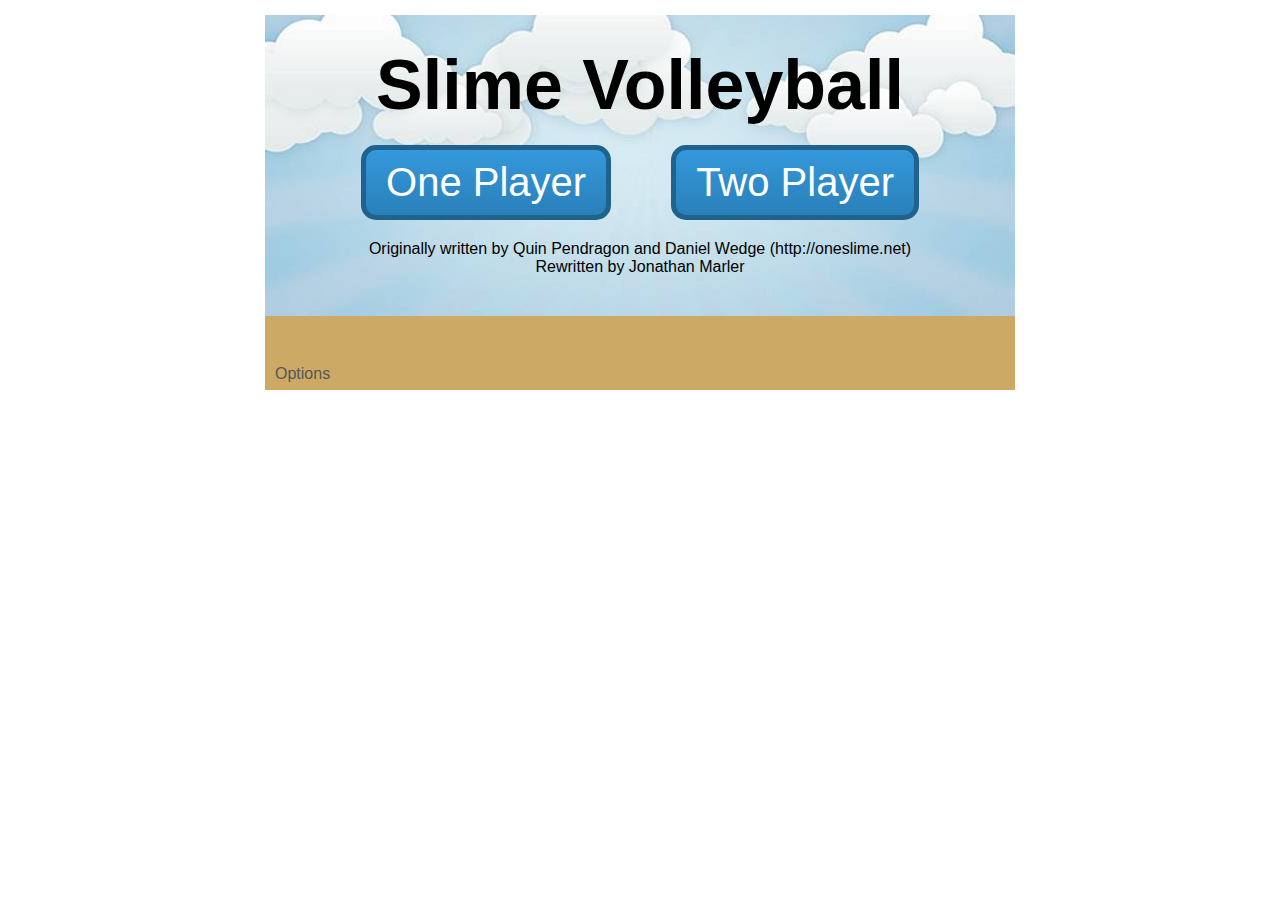
<file: slime/SlimeVolleyballLegacy.html>
<html><head>
<style type="text/css">
/* MENU CSS */
* {margin:0;padding:0;font-family: Arial;}
h1 {font-size:70;}
h2 {margin: 8px 0;}
.SmallButton {
  text-decoration: none;
  cursor:pointer;
  color:#555;
}
.SmallButton:hover {
  color:#000;
}
.btn {
  background: #3498db;
  background-image: -webkit-linear-gradient(top, #3498db, #2980b9);
  background-image: -moz-linear-gradient(top, #3498db, #2980b9);
  background-image: -ms-linear-gradient(top, #3498db, #2980b9);
  background-image: -o-linear-gradient(top, #3498db, #2980b9);
  background-image: linear-gradient(to bottom, #3498db, #2980b9);
  -webkit-border-radius: 15;
  -moz-border-radius: 15;
  border-radius: 15px;
  color: #ffffff;
  padding: 10px 20px 10px 20px;
  border: solid #1f628d 5px;
  text-decoration: none;
  cursor:pointer;
  user-select: none;
  -o-user-select:none;
  -moz-user-select: none;
  -khtml-user-select: none;
  -webkit-user-select: none;
}
.btn:hover {
  background: #3cb0fd;
  background-image: -webkit-linear-gradient(top, #3cb0fd, #3498db);
  background-image: -moz-linear-gradient(top, #3cb0fd, #3498db);
  background-image: -ms-linear-gradient(top, #3cb0fd, #3498db);
  background-image: -o-linear-gradient(top, #3cb0fd, #3498db);
  background-image: linear-gradient(to bottom, #3cb0fd, #3498db);
}
input[type='checkbox'] {
  margin-right: 1em;
}
</style>
<script type="text/javascript" src="Input.js"></script>
<script type="text/javascript" src="SlimeAI.js"></script>
<script type="text/javascript">

var physicsLog = 0;
var TWO_PI = Math.PI*2;
var WIN_AMOUNT = 7;

// Objects rendered in the slime engine
// need an x and a y parameter
function newLegacyBall(radius,color) {
  return {
    radius:radius,
    color:color,
    x:0,
    y:0,
    velocityX:0,
    velocityY:0,
    rotation:0,
    render: function() {
      var xPix   = this.x * pixelsPerUnitX;
      var yPix   = courtYPix - (this.y * pixelsPerUnitY);
      // The original game's ball looked bigger then
      // it was, so we add 2 pixels here to the radius
      var radiusPix = this.radius * pixelsPerUnitY + 2;

      if(ballImage && !legacyGraphics) {
	this.rotation += this.velocityX / 100;
	this.rotation = this.rotation % TWO_PI;

	ctx.translate(xPix, yPix);
        ctx.rotate(this.rotation);
        ctx.drawImage(ballImage, -radiusPix, -radiusPix);
	ctx.setTransform(1,0,0,1,0,0);
      } else {
        ctx.fillStyle = legacyBallColor;
        ctx.beginPath();
        ctx.arc(xPix, yPix, radiusPix, 0, TWO_PI);
        ctx.fill();
      }
    }
  };
}
function newLegacySlime(onLeft,radius,color) {
  return {
    onLeft:onLeft,
    radius:radius,
    color:color,
    img:null,
    x:0,
    y:0,
    velocityX:0,
    velocityY:0,
    render: function() {
      var xPix      = this.x * pixelsPerUnitX;
      var yPix      = courtYPix - (this.y * pixelsPerUnitY);
      var radiusPix = this.radius * pixelsPerUnitY;

      if(this.img && !legacyGraphics) {
        ctx.drawImage(this.img, xPix - radiusPix, yPix - 38);
      } else {
        ctx.fillStyle = this.color;
        ctx.beginPath();
        ctx.arc(xPix, yPix, radiusPix, Math.PI, TWO_PI);
        ctx.fill();
      }

      // Draw Eyes
      var eyeX = this.x + (this.onLeft ? 1 : -1)*this.radius/4;
      var eyeY = this.y + this.radius/2;
      var eyeXPix = eyeX * pixelsPerUnitX;
      var eyeYPix = courtYPix - (eyeY * pixelsPerUnitY);
      ctx.translate(eyeXPix, eyeYPix);
      ctx.fillStyle = '#fff';
      ctx.beginPath();
      ctx.arc(0,0, radiusPix/4, 0, TWO_PI);
      ctx.fill();

      // Draw Pupil
      var dx = ball.x - eyeX;
      var dy = eyeY - ball.y;
      var dist = Math.sqrt(dx*dx+dy*dy);
      var rPixOver8 = radiusPix/8;
      ctx.fillStyle = '#000';
      ctx.beginPath();
      ctx.arc(rPixOver8*dx/dist, rPixOver8*dy/dist, rPixOver8, 0, TWO_PI);
      ctx.fill();
      ctx.setTransform(1,0,0,1,0,0);
    }
  };
}

var GAME_STATE_RUNNING     = 1;
var GAME_STATE_POINT_PAUSE = 2;
var GAME_STATE_MENU_PAUSE  = 3;
var GAME_STATE_MENU_PAUSE_BETWEEN_POINTS  = 4;
var GAME_STATE_SHOW_WINNER = 5;

  // MENU DATA
  var menuDiv;
  var smallMenuDiv;
  var onePlayer;
  var nextSlimeIndex;

  var gameState;

  // RENDER DATA
  var ctx;
  var canvas;
  var viewWidth;
  var viewHeight;
  var courtYPix;
  var pixelsPerUnitX;
  var pixelsPerUnitY;
  var updatesToPaint;
  var legacySkyColor;
  var legacyGroundColor;
  var legacyBallColor;
  var newGroundColor;
  var backImage;
  var backTextColor;
  var backImages = {};
  var ballImage;
  var gameIntervalObject;
  var endOfPointText;
  var greenSlimeImage;
  var redSlimeImage;
  var legacyGraphics;


  // GAME DATA
  var gameWidth,gameHeight;
  var ball;
  var slimeLeft;
  var slimeRight;
  var slimeLeftScore;
  var slimeRightScore;
  var slimeAI;
  var updateCount; // RESET every time GAME_STATE_RUNNING is set
  var leftWon;
  // GAME CHEAT DATA
  // NOTE: this data should be reloaded every time the
  //       gameState goes back to GAME_STATE_RUNNING
  var slowMotion;

  var logString;
  function log(msg)
  {
    logString += msg + '\n';
  }

  // Game Update Functions
  function updateSlimeVelocities(s,movement,jump) {
    if(movement == 0) {
      s.velocityX = 0;
    } else if(movement == 1) {
      s.velocityX = -8;
    } else if(movement == 2) {
      s.velocityX = 8;
    } else {
      throw "slime movement " + movement + " is invalid";
    }
    if(jump && s.y == 0) {
      s.velocityY = 31;
    }
  }
  function updateSlimeVelocitiesWithKeys(s,left,right,up) {
    // update velocities
    if(keysDown[left]) {
      if(keysDown[right]) {
        s.velocityX = 0;
      } else {
        s.velocityX = -8;
      }
    } else if(keysDown[right]) {
      s.velocityX = 8;
    } else {
      s.velocityX = 0;
    }
    if(s.y == 0 && keysDown[up]) {
      s.velocityY = 31;
    }
  }
  function updateSlimeVelocitiesWithDoubleKeys(s,left1,left2,right1,right2,up1,up2) {
    // update velocities
    if(keysDown[left1] || keysDown[left2]) {
      if(keysDown[right1] || keysDown[right2]) {
        s.velocityX = 0;
      } else {
        s.velocityX = -8;
      }
    } else if(keysDown[right1] || keysDown[right2]) {
      s.velocityX = 8;
    } else {
      s.velocityX = 0;
    }
    if(s.y == 0 && (keysDown[up1] || keysDown[up2])) {
      s.velocityY = 31;
    }
  }
  function updateSlime(s, leftLimit, rightLimit) {
    if(s.velocityX != 0) {
      s.x += s.velocityX;
      if(s.x < leftLimit) s.x = leftLimit;
      else if(s.x > rightLimit) s.x = rightLimit;
    }
    if(s.velocityY != 0 || s.y > 0) {
      s.velocityY -= 2;
      s.y += s.velocityY;
      if(s.y < 0) {
        s.y = 0;
        s.velocityY = 0;
      }
    }
  }

  var MAX_VELOCITY_X = 15;
  var MAX_VELOCITY_Y = 22;
  function collisionBallSlime(s) {
    var dx = 2 * (ball.x - s.x);
    var dy = ball.y - s.y;
    var dist = Math.trunc(Math.sqrt(dx * dx + dy * dy));

    var dVelocityX = ball.velocityX - s.velocityX;
    var dVelocityY = ball.velocityY - s.velocityY;

    if(dy > 0 && dist < ball.radius + s.radius && dist > FUDGE) {
      var oldBall = {x:ball.x,y:ball.y,velocityX:ball.velocityX,velocityY:ball.velocityY};
      if(physicsLog > 0) {
        log("Collision:");
        log(" dx        " + dx);
        log(" dy        " + dy);
        log(" dist      " + dist);
        log(" dvx       " + dVelocityX);
        log(" dvy       " + dVelocityY);
        log(" oldBallX  " + ball.x);
        log(" oldBallY  " + ball.y);
        log(" [DBG] s.x   : " + s.x);
        log(" [DBG] s.rad : " + s.radius);
        log(" [DBG] b.rad : " + ball.radius);
        log(" [DBG] 0   : " + Math.trunc((s.radius + ball.radius) / 2));
        log(" [DBG] 1   : " + Math.trunc((s.radius + ball.radius) / 2)*dx);
        log(" [DBG] 2   : " + Math.trunc(Math.trunc((s.radius + ball.radius) / 2)*dx/dist));
      }
      ball.x = s.x + Math.trunc(Math.trunc((s.radius + ball.radius) / 2) * dx / dist);
      ball.y = s.y + Math.trunc((s.radius + ball.radius) * dy / dist);

      var something = Math.trunc((dx * dVelocityX + dy * dVelocityY) / dist);
      if(physicsLog > 0) {
        log(" newBallX  " + ball.x);
        log(" newBallY  " + ball.y);
        log(" something " + something);
      }

      if(something <= 0) {
        ball.velocityX += Math.trunc(s.velocityX - 2 * dx * something / dist);
        ball.velocityY += Math.trunc(s.velocityY - 2 * dy * something / dist);
        if(     ball.velocityX < -MAX_VELOCITY_X) ball.velocityX = -MAX_VELOCITY_X;
        else if(ball.velocityX >  MAX_VELOCITY_X) ball.velocityX =  MAX_VELOCITY_X;
        if(     ball.velocityY < -MAX_VELOCITY_Y) ball.velocityY = -MAX_VELOCITY_Y;
        else if(ball.velocityY >  MAX_VELOCITY_Y) ball.velocityY =  MAX_VELOCITY_Y;
        if(physicsLog > 0) {
          log(" ballVX    " + ball.velocityX);
          log(" ballVY    " + ball.velocityY);
        }
      }
    }
  }
  var FUDGE = 5; // not sure why this is needed
  // returns true if end of point
  function updateBall() {
    ball.velocityY += -1; // gravity
    if(ball.velocityY < -MAX_VELOCITY_Y) {
      ball.velocityY = -MAX_VELOCITY_Y;
    }

    ball.x += ball.velocityX;
    ball.y += ball.velocityY;

    collisionBallSlime(slimeLeft);
    collisionBallSlime(slimeRight);

    // handle wall hits
    if (ball.x < 15) {
      ball.x = 15;
      ball.velocityX = -ball.velocityX;
    } else if(ball.x > 985){
      ball.x = 985;
      ball.velocityX = -ball.velocityX;
    }
    // hits the post
    if (ball.x > 480 && ball.x < 520 && ball.y < 140) {
      // bounces off top of net
      if (ball.velocityY < 0 && ball.y > 130) {
        ball.velocityY *= -1;
        ball.y = 130;
      } else if (ball.x < 500) { // hits side of net
        ball.x = 480;
        ball.velocityX = ball.velocityX >= 0 ? -ball.velocityX : ball.velocityX;
      } else {
        ball.x = 520;
        ball.velocityX = ball.velocityX <= 0 ? -ball.velocityX : ball.velocityX;
      }
    }

    // Check for end of point
    if(ball.y < 0) {
      if(ball.x > 500) {
        leftWon = true;
        slimeLeftScore++;
      } else {
        leftWon = false;
        slimeRightScore++;
      }
      endPoint()
      return true;
    }
    return false;
  }
  function updateFrame() {
    if(onePlayer) {
      slimeAI.move(false); // Move the right slime
      updateSlimeVelocitiesWithDoubleKeys(slimeLeft,
        KEY_A,KEY_LEFT,
        KEY_D,KEY_RIGHT,
        KEY_W,KEY_UP);
      updateSlimeVelocities(slimeRight,slimeAI.movement,slimeAI.jumpSet);
    } else {
      updateSlimeVelocitiesWithKeys(slimeLeft, KEY_A,KEY_D,KEY_W);
      updateSlimeVelocitiesWithKeys(slimeRight, KEY_LEFT,KEY_RIGHT,KEY_UP);
    }

    updateSlime(slimeLeft, 50 , 445);
    updateSlime(slimeRight, 555, 950);

    // Allows slimes to go accross the net
    //updateSlime(slimeLeft, 0, 1000);
    //updateSlime(slimeRight, 0, 1000);

    if(updateBall()) {
      return;
    }

  }

  function renderPoints(score, initialX, xDiff) {
    ctx.fillStyle = '#ff0';
    var x = initialX;
    for(var i = 0; i < score; i++) {
      ctx.beginPath();
      ctx.arc(x, 25, 12, 0, TWO_PI);
      ctx.fill();
      x += xDiff;
    }
    ctx.strokeStyle = backTextColor;
    ctx.lineWidth = 2;
    x = initialX;
    for(var i = 0; i < WIN_AMOUNT; i++) {
      ctx.beginPath();
      ctx.arc(x, 25, 12, 0, TWO_PI);
      ctx.stroke();
      x += xDiff;
    }
  }

  // Rendering Functions
  function renderBackground()
  {
    if(legacyGraphics) {
      ctx.fillStyle=legacySkyColor;
      ctx.fillRect(0, 0, viewWidth, courtYPix);
      ctx.fillStyle = legacyGroundColor;
    } else {
      ctx.drawImage(backImage, 0, 0);
      ctx.fillStyle = newGroundColor;
    }
    ctx.fillRect(0, courtYPix, viewWidth, viewHeight - courtYPix);
    ctx.fillStyle='#fff'
    ctx.fillRect(viewWidth/2-2,7*viewHeight/10,4,viewHeight/10+5);
    // render scores
    renderPoints(slimeLeftScore, 30, 40);
    renderPoints(slimeRightScore, viewWidth - 30, -40);
  }


  // GAME CODE
  function renderGame() {
    if(updatesToPaint == 0) {
      console.log("ERROR: render called but not ready to paint");
    } else {
      if(updatesToPaint > 1) {
        console.log("WARNING: render missed " + (updatesToPaint - 1) + " frame(s)");
      }
      renderBackground();
      ctx.fillStyle = '#000';
      //ctx.font = "20px Georgia";
      //ctx.fillText("Score: " + slimeLeftScore, 140, 20);
      //ctx.fillText("Score: " + slimeRightScore, viewWidth - 230, 20);
      ball.render();
      slimeLeft.render();
      slimeRight.render();
      updatesToPaint = 0;
    }
  }
  function renderEndOfPoint() {
    var textWidth = ctx.measureText(endOfPointText).width;
    renderGame();
    ctx.fillStyle = '#000';
    ctx.fillText(endOfPointText,
      (viewWidth - textWidth)/2, courtYPix + (viewHeight - courtYPix)/2);
  }



  function gameIteration() {
    if(gameState == GAME_STATE_RUNNING) {
      updateCount++;
      if(slowMotion && (updateCount % 2) == 0)
        return;
      if(updatesToPaint > 0) {
        console.log("WARNING: updating frame before it was rendered");
      }
      if(physicsLog > 0) {
        log("Frame");
        log(" ball.x  " + ball.x);
        log(" ball.y  " + ball.y);
        log(" ball.vx " + ball.velocityX);
        log(" ball.vy " + ball.velocityY);
        physicsLog--;
        if(physicsLog == 0) {
          var logDom = document.createElement('pre');
          logDom.innerHTML = logString;
          document.body.appendChild(logDom);
        }
      }
      updateFrame();
      updatesToPaint++;
      if(updatesToPaint == 1) {
        requestAnimationFrame(renderGame);
      }
    }
  }


  function spaceKeyDown() {
    if(gameState == GAME_STATE_SHOW_WINNER) {
      if(onePlayer && nextSlimeIndex >= slimeAIs.length) {
        nextSlimeIndex = 0;
        toInitialMenu();
      } else {
        start(onePlayer);
      }
    }
  }
  function endMatch() {
    gameState = GAME_STATE_SHOW_WINNER;
    clearInterval(gameIntervalObject);
    if(onePlayer) {
      if(leftWon) {
	nextSlimeIndex++;
	if(nextSlimeIndex >= slimeAIs.length) {
          menuDiv.innerHTML = '<div style="text-align:center;">' +
            '<h1 style="margin:50px 0 20px 0;">You beat everyone!</h1>' +
            "Press 'space' to do it all over again!" +
            '</div>';
	} else {
          menuDiv.innerHTML = '<div style="text-align:center;">' +
            '<h1 style="margin:50px 0 20px 0;">You won!</h1>' +
            "Press 'space' to continue..." +
            '</div>';
	}
      } else {
	nextSlimeIndex = 0;
        menuDiv.innerHTML = '<div style="text-align:center;">' +
          '<h1 style="margin:50px 0 20px 0;">You lost :(</h1>' +
          "Press 'space' to retry..." +
          '</div>';
      }
    } else {
      menuDiv.innerHTML = '<div style="text-align:center;">' +
        '<h1 style="margin:50px 0 20px 0;">Player ' + (leftWon ? '1' : '2') + ' Wins!</h1>' +
        "Press 'space' for rematch..." +
        '</div>';
    }
    menuDiv.style.display = 'block';
    canvas.style.display = 'none';
  }
  function startNextPoint() {
    initRound(leftWon);
    updatesToPaint = 0;
    updateCount = 0;
    gameState = GAME_STATE_RUNNING;
  }
  function endPoint() {
    if(slimeAI) {
      keysDown[KEY_UP] = false;
      keysDown[KEY_RIGHT] = false;
      keysDown[KEY_LEFT] = false;
    }

    if(slimeLeftScore >= WIN_AMOUNT) {
      endMatch(true);
      return;
    }
    if(slimeRightScore >= WIN_AMOUNT) {
      endMatch(false);
      return;
    }

    if(onePlayer) {
      if(leftWon) {
        endOfPointText = 'Nice, you got the point!';
      } else {
        endOfPointText = slimeAI.name + ' scores!';
      }
    } else {
      endOfPointText = 'Player ' + (leftWon ? '1':'2') + ' scores!';
    }
    gameState = GAME_STATE_POINT_PAUSE;
    requestAnimationFrame(renderEndOfPoint);

    setTimeout(function () {
      if(gameState == GAME_STATE_POINT_PAUSE) {
        startNextPoint();
      }
    }, 700);
  }
  function initRound(server) {
    ball.x = server ? 200 : 800;
    ball.y = 356;
    ball.velocityX = 0;
    ball.velocityY = 0;

    slimeLeft.x = 200;
    slimeLeft.y = 0;
    slimeLeft.velocityX = 0;
    slimeLeft.velocityY = 0;

    slimeRight.x = 800;
    slimeRight.y = 0;
    slimeRight.velocityX = 0;
    slimeRight.velocityY = 0;
  }

  function updateWindowSize(width,height) {
    viewWidth = width;
    viewHeight = height;
    console.log("ViewSize x: " + width + ", y: " + height);
    pixelsPerUnitX = width / gameWidth;
    pixelsPerUnitY = height / gameHeight;
    console.log("GAMESIZE x: " + gameWidth + ", y: " + gameHeight);
    console.log("PPU      x: " + pixelsPerUnitX + ", y: " + pixelsPerUnitY);
    courtYPix = 4 * viewHeight / 5;
  }

  function setupView(view) {
    view.style.position = 'absolute';
    view.style.left     = '0';
    view.style.top      = '0';
  }

  function bodyload() {
    var contentDiv = document.getElementById('GameContentDiv');

    // Create Render objects
    canvas = document.createElement('canvas');
    canvas.width  = 750;
    canvas.height = 375;
    setupView(canvas,true);
    canvas.style.display  = 'none';

    ctx = canvas.getContext("2d");
    ctx.font = "20px Georgia";

    gameWidth  = 1000;
    gameHeight = 1000;

    // Setup Render Data
    updateWindowSize(canvas.width,canvas.height);
    contentDiv.appendChild(canvas);

    // Create Menu Objects
    menuDiv = document.createElement('div');
    setupView(menuDiv,false);
    menuDiv.style.width  = '750px';
    menuDiv.style.height = '375px';

    menuDiv.style.background = "#ca6 url('sky2.jpg') no-repeat";
    contentDiv.appendChild(menuDiv);

    // Create options menu div
    smallMenuDiv = document.createElement('div');
    smallMenuDiv.style.position = 'absolute';


    // Initialize Logging
    logString = '';

    // Initialize Game Data
    nextSlimeIndex = 0;
    ball       = newLegacyBall(  25,'#ff0');
    slimeLeft  = newLegacySlime(true,100,'#0f0');
    slimeRight = newLegacySlime(false,100,'#f00');

    var localSkyImage = new Image();
    localSkyImage.src = 'sky2.jpg';
    localSkyImage.onload = function() {
      backImages['sky'] = this;
    }
    var localCaveImage = new Image();
    localCaveImage.src = 'cave.jpg';
    localCaveImage.onload = function() {
      backImages['cave'] = this;
    }
    var sunsetImage = new Image();
    sunsetImage.src = 'sunset.jpg';
    sunsetImage.onload = function() {
      backImages['sunset'] = this;
    }

    var localBallImage = new Image();
    localBallImage.src = 'vball.png';
    localBallImage.onload = function() {
      ballImage = this;
    }

    greenSlimeImage = new Image();
    greenSlimeImage.src = 'slime175green.png';
    /*
    greenSlimeImage.onload = function() {
      slimeLeft.img = this;
    }
    */
    redSlimeImage = new Image();
    redSlimeImage.src = 'slime175red.png';
    /*
    redSlimeImage.onload = function() {
      slimeRight.img = this;
    }
    */

    toInitialMenu();
  }

  // Menu Functions
  function start(startAsOnePlayer) {
    onePlayer = startAsOnePlayer;

    slimeLeftScore = 0;
    slimeRightScore = 0;

    slimeLeft.img = greenSlimeImage;
    if(onePlayer) {
      var slimeAIProps = slimeAIs[nextSlimeIndex];
      slimeRight.color = slimeAIProps.color;
      legacySkyColor   = slimeAIProps.legacySkyColor;
      backImage        = backImages[slimeAIProps.backImageName];
      backTextColor    = slimeAIProps.backTextColor;
      legacyGroundColor= slimeAIProps.legacyGroundColor;
      legacyBallColor  = slimeAIProps.legacyBallColor;
      newGroundColor   = slimeAIProps.newGroundColor;

      slimeRight.img   = null;
      slimeAI          = newSlimeAI(false,slimeAIProps.name);
      slimeAIProps.initAI(slimeAI);
    } else {
      legacySkyColor   = '#00f';
      backImage        = backImages['sky'];
      backTextColor    = '#000';
      legacyGroundColor= '#888';
      legacyBallColor  = '#fff';
      newGroundColor   = '#ca6';

      slimeRight.img   = redSlimeImage;
      slimeAI          = null;
    }

    initRound(true);

    updatesToPaint = 0;
    updateCount = 0;
    loadOptions();
    gameState = GAME_STATE_RUNNING
    renderBackground(); // clear the field
    canvas.style.display = 'block';
    menuDiv.style.display = 'none';
    gameIntervalObject = setInterval(gameIteration, 20);
  }
  function toInitialMenu() {
    menuDiv.innerHTML = '<div style="text-align:center;">' +
      '<h1 style="margin-top:30px;">Slime Volleyball</h1>' +
      '<span onclick="start(true)" class="btn" style="display:inline-block;margin:20px 30px 20px 30px;font-size:40px;">One Player</span>' +
      '<span onclick="start(false)" class="btn" style="display:inline-block;margin:20px 30px 20px 30px;font-size:40px;">Two Player</span>' +
      '<p>Originally written by Quin Pendragon and Daniel Wedge (http://oneslime.net)<br/>' +
      'Rewritten by Jonathan Marler</p>'
      '</div>';
  }
  function loadOptions() {
    legacyGraphics = document.getElementById('LegacyGraphics').checked;
    slowMotion = document.getElementById('SlowMotion').checked;
    if(document.getElementById('PhysicsLog').checked) {
      physicsLog = 120;
    } else {
      physicsLog = 0;
    }
  }
  function showOptions() {
    if(gameState == GAME_STATE_RUNNING) {
      gameState = GAME_STATE_MENU_PAUSE;
    } else if(gameState == GAME_STATE_POINT_PAUSE) {
      gameState = GAME_STATE_MENU_PAUSE_BETWEEN_POINTS;
    }
    var div = document.getElementById('OptionsDiv');
    div.style.display = 'block';
  }
  function hideOptions() {
    var div = document.getElementById('OptionsDiv');
    div.style.display = 'none';
    if(gameState == GAME_STATE_MENU_PAUSE) {
      updateCount = 0;
      gameState = GAME_STATE_RUNNING;
    } else if(gameState == GAME_STATE_MENU_PAUSE_BETWEEN_POINTS) {
      startNextPoint();
    }
    loadOptions();
  }
</script>
</head><body onload="bodyload()" style="text-align:center;">

<div id="ContentDiv" style="position:relative;margin:15px auto;width:750px;">
  <div id="GameContentDiv"></div>
  <div id="OptionsDiv" style="position:relative;width:400px;height:360px;margin:0 auto;background:#eee;display:none;border:3px solid #ca6;">
    <h2>Options</h2><hr/><br/>
    <span class="SmallButton" onclick="hideOptions()" style="position:absolute;top:5px;right:5px;font-weight:bold;">close</span>
    <div style="text-align:left;margin:10px;">
      <input id="LegacyGraphics" type="checkbox">Legacy Graphics</input>
      <br/><br/>
      <h3>Debug Options</h3><br/>
        <input id="PhysicsLog" type="checkbox">Enable Physics Log</input>
      <br/><br/>
      <h3>Cheats</h3><br/>
        <input id="SlowMotion" type="checkbox">Slow Motion</input>
    </div>
  </div>
  <span class="SmallButton" style="position:absolute;top:350px;left:10px;" onclick="showOptions()">
    Options
  </span>
</div>
</body></html>
</file>
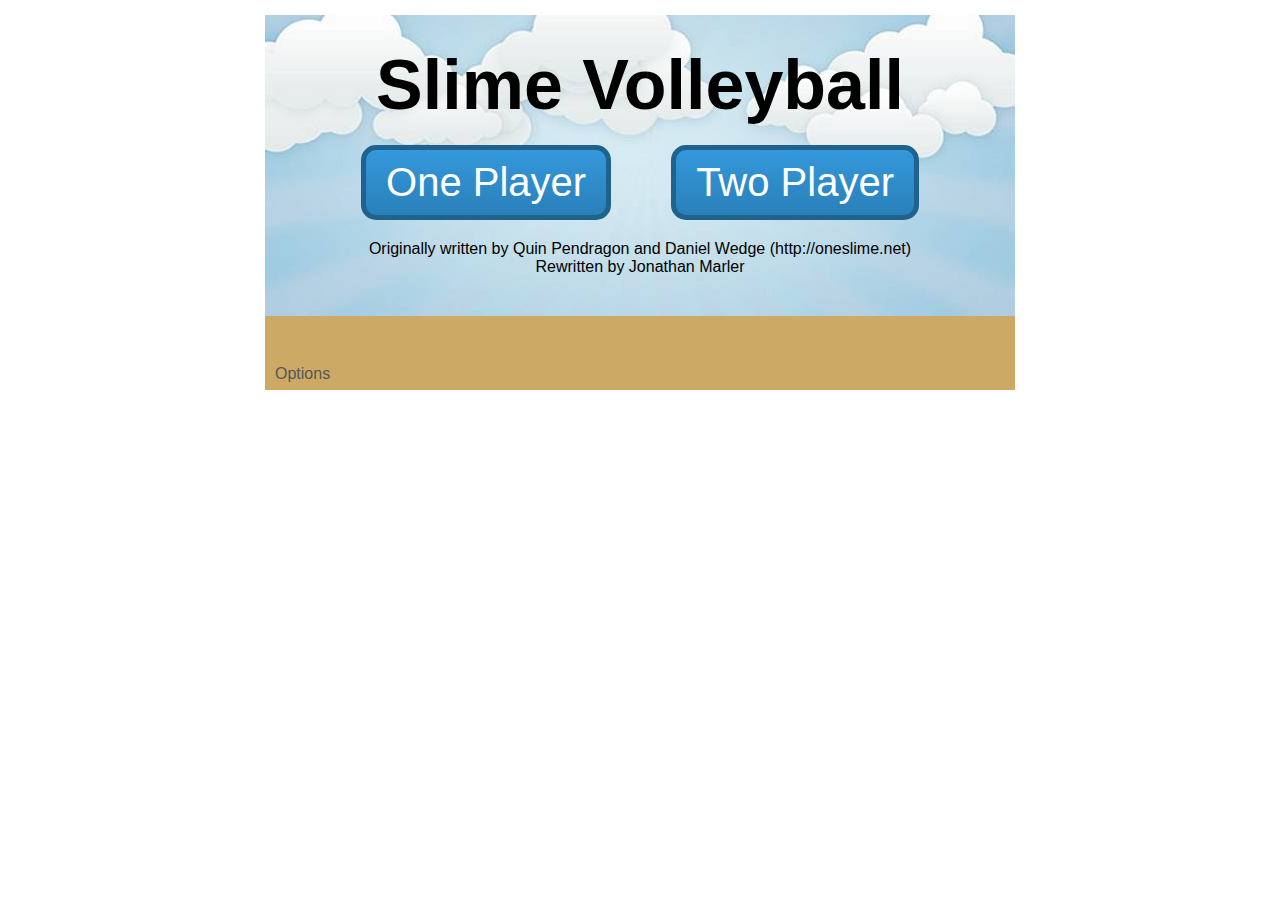
<file: slime/volleyball.html>
<html><head>
<style type="text/css">
/* MENU CSS */
* {margin:0;padding:0;font-family: Arial;}
h1 {font-size:70;}
h2 {margin: 8px 0;}
.SmallButton {
  text-decoration: none;
  cursor:pointer;
  color:#555;
}
.SmallButton:hover {
  color:#000;
}
.btn {
  background: #3498db;
  background-image: -webkit-linear-gradient(top, #3498db, #2980b9);
  background-image: -moz-linear-gradient(top, #3498db, #2980b9);
  background-image: -ms-linear-gradient(top, #3498db, #2980b9);
  background-image: -o-linear-gradient(top, #3498db, #2980b9);
  background-image: linear-gradient(to bottom, #3498db, #2980b9);
  -webkit-border-radius: 15;
  -moz-border-radius: 15;
  border-radius: 15px;
  color: #ffffff;
  padding: 10px 20px 10px 20px;
  border: solid #1f628d 5px;
  text-decoration: none;
  cursor:pointer;
  user-select: none;
  -o-user-select:none;
  -moz-user-select: none;
  -khtml-user-select: none;
  -webkit-user-select: none;
}
.btn:hover {
  background: #3cb0fd;
  background-image: -webkit-linear-gradient(top, #3cb0fd, #3498db);
  background-image: -moz-linear-gradient(top, #3cb0fd, #3498db);
  background-image: -ms-linear-gradient(top, #3cb0fd, #3498db);
  background-image: -o-linear-gradient(top, #3cb0fd, #3498db);
  background-image: linear-gradient(to bottom, #3cb0fd, #3498db);
}
input[type='checkbox'] {
  margin-right: 1em;
}
</style>
<script type="text/javascript" src="Input.js"></script>
<script type="text/javascript" src="SlimeAI.js"></script>
<script type="text/javascript">

var physicsLog = 0;
var TWO_PI = Math.PI*2;
var WIN_AMOUNT = 7;

// Objects rendered in the slime engine
// need an x and a y parameter
function newLegacyBall(radius,color) {
  return {
    radius:radius,
    color:color,
    x:0,
    y:0,
    velocityX:0,
    velocityY:0,
    rotation:0,
    render: function() {
      var xPix   = this.x * pixelsPerUnitX;
      var yPix   = courtYPix - (this.y * pixelsPerUnitY);
      // The original game's ball looked bigger then
      // it was, so we add 2 pixels here to the radius
      var radiusPix = this.radius * pixelsPerUnitY + 2;

      if(ballImage && !legacyGraphics) {
	this.rotation += this.velocityX / 100;
	this.rotation = this.rotation % TWO_PI;

	ctx.translate(xPix, yPix);
        ctx.rotate(this.rotation);
        ctx.drawImage(ballImage, -radiusPix, -radiusPix);
	ctx.setTransform(1,0,0,1,0,0);
      } else {
        ctx.fillStyle = legacyBallColor;
        ctx.beginPath();
        ctx.arc(xPix, yPix, radiusPix, 0, TWO_PI);
        ctx.fill();
      }
    }
  };
}
function newLegacySlime(onLeft,radius,color) {
  return {
    onLeft:onLeft,
    radius:radius,
    color:color,
    img:null,
    x:0,
    y:0,
    velocityX:0,
    velocityY:0,
    render: function() {
      var xPix      = this.x * pixelsPerUnitX;
      var yPix      = courtYPix - (this.y * pixelsPerUnitY);
      var radiusPix = this.radius * pixelsPerUnitY;

      if(this.img && !legacyGraphics) {
        ctx.drawImage(this.img, xPix - radiusPix, yPix - 38);
      } else {
        ctx.fillStyle = this.color;
        ctx.beginPath();
        ctx.arc(xPix, yPix, radiusPix, Math.PI, TWO_PI);
        ctx.fill();
      }

      // Draw Eyes
      var eyeX = this.x + (this.onLeft ? 1 : -1)*this.radius/4;
      var eyeY = this.y + this.radius/2;
      var eyeXPix = eyeX * pixelsPerUnitX;
      var eyeYPix = courtYPix - (eyeY * pixelsPerUnitY);
      ctx.translate(eyeXPix, eyeYPix);
      ctx.fillStyle = '#fff';
      ctx.beginPath();
      ctx.arc(0,0, radiusPix/4, 0, TWO_PI);
      ctx.fill();

      // Draw Pupil
      var dx = ball.x - eyeX;
      var dy = eyeY - ball.y;
      var dist = Math.sqrt(dx*dx+dy*dy);
      var rPixOver8 = radiusPix/8;
      ctx.fillStyle = '#000';
      ctx.beginPath();
      ctx.arc(rPixOver8*dx/dist, rPixOver8*dy/dist, rPixOver8, 0, TWO_PI);
      ctx.fill();
      ctx.setTransform(1,0,0,1,0,0);
    }
  };
}

var GAME_STATE_RUNNING     = 1;
var GAME_STATE_POINT_PAUSE = 2;
var GAME_STATE_MENU_PAUSE  = 3;
var GAME_STATE_MENU_PAUSE_BETWEEN_POINTS  = 4;
var GAME_STATE_SHOW_WINNER = 5;

  // MENU DATA
  var menuDiv;
  var smallMenuDiv;
  var onePlayer;
  var nextSlimeIndex;

  var gameState;

  // RENDER DATA
  var ctx;
  var canvas;
  var viewWidth;
  var viewHeight;
  var courtYPix;
  var pixelsPerUnitX;
  var pixelsPerUnitY;
  var updatesToPaint;
  var legacySkyColor;
  var legacyGroundColor;
  var legacyBallColor;
  var newGroundColor;
  var backImage;
  var backTextColor;
  var backImages = {};
  var ballImage;
  var gameIntervalObject;
  var endOfPointText;
  var greenSlimeImage;
  var redSlimeImage;
  var legacyGraphics;


  // GAME DATA
  var gameWidth,gameHeight;
  var ball;
  var slimeLeft;
  var slimeRight;
  var slimeLeftScore;
  var slimeRightScore;
  var slimeAI;
  var updateCount; // RESET every time GAME_STATE_RUNNING is set
  var leftWon;
  // GAME CHEAT DATA
  // NOTE: this data should be reloaded every time the
  //       gameState goes back to GAME_STATE_RUNNING
  var slowMotion;

  var logString;
  function log(msg)
  {
    logString += msg + '\n';
  }

  // Game Update Functions
  function updateSlimeVelocities(s,movement,jump) {
    if(movement == 0) {
      s.velocityX = 0;
    } else if(movement == 1) {
      s.velocityX = -8;
    } else if(movement == 2) {
      s.velocityX = 8;
    } else {
      throw "slime movement " + movement + " is invalid";
    }
    if(jump && s.y == 0) {
      s.velocityY = 31;
    }
  }
  function updateSlimeVelocitiesWithKeys(s,left,right,up) {
    // update velocities
    if(keysDown[left]) {
      if(keysDown[right]) {
        s.velocityX = 0;
      } else {
        s.velocityX = -8;
      }
    } else if(keysDown[right]) {
      s.velocityX = 8;
    } else {
      s.velocityX = 0;
    }
    if(s.y == 0 && keysDown[up]) {
      s.velocityY = 31;
    }
  }
  function updateSlimeVelocitiesWithDoubleKeys(s,left1,left2,right1,right2,up1,up2) {
    // update velocities
    if(keysDown[left1] || keysDown[left2]) {
      if(keysDown[right1] || keysDown[right2]) {
        s.velocityX = 0;
      } else {
        s.velocityX = -8;
      }
    } else if(keysDown[right1] || keysDown[right2]) {
      s.velocityX = 8;
    } else {
      s.velocityX = 0;
    }
    if(s.y == 0 && (keysDown[up1] || keysDown[up2])) {
      s.velocityY = 31;
    }
  }
  function updateSlime(s, leftLimit, rightLimit) {
    if(s.velocityX != 0) {
      s.x += s.velocityX;
      if(s.x < leftLimit) s.x = leftLimit;
      else if(s.x > rightLimit) s.x = rightLimit;
    }
    if(s.velocityY != 0 || s.y > 0) {
      s.velocityY -= 2;
      s.y += s.velocityY;
      if(s.y < 0) {
        s.y = 0;
        s.velocityY = 0;
      }
    }
  }

  var MAX_VELOCITY_X = 15;
  var MAX_VELOCITY_Y = 22;
  function collisionBallSlime(s) {
    var dx = 2 * (ball.x - s.x);
    var dy = ball.y - s.y;
    var dist = Math.trunc(Math.sqrt(dx * dx + dy * dy));

    var dVelocityX = ball.velocityX - s.velocityX;
    var dVelocityY = ball.velocityY - s.velocityY;

    if(dy > 0 && dist < ball.radius + s.radius && dist > FUDGE) {
      var oldBall = {x:ball.x,y:ball.y,velocityX:ball.velocityX,velocityY:ball.velocityY};
      if(physicsLog > 0) {
        log("Collision:");
        log(" dx        " + dx);
        log(" dy        " + dy);
        log(" dist      " + dist);
        log(" dvx       " + dVelocityX);
        log(" dvy       " + dVelocityY);
        log(" oldBallX  " + ball.x);
        log(" oldBallY  " + ball.y);
        log(" [DBG] s.x   : " + s.x);
        log(" [DBG] s.rad : " + s.radius);
        log(" [DBG] b.rad : " + ball.radius);
        log(" [DBG] 0   : " + Math.trunc((s.radius + ball.radius) / 2));
        log(" [DBG] 1   : " + Math.trunc((s.radius + ball.radius) / 2)*dx);
        log(" [DBG] 2   : " + Math.trunc(Math.trunc((s.radius + ball.radius) / 2)*dx/dist));
      }
      ball.x = s.x + Math.trunc(Math.trunc((s.radius + ball.radius) / 2) * dx / dist);
      ball.y = s.y + Math.trunc((s.radius + ball.radius) * dy / dist);

      var something = Math.trunc((dx * dVelocityX + dy * dVelocityY) / dist);
      if(physicsLog > 0) {
        log(" newBallX  " + ball.x);
        log(" newBallY  " + ball.y);
        log(" something " + something);
      }

      if(something <= 0) {
        ball.velocityX += Math.trunc(s.velocityX - 2 * dx * something / dist);
        ball.velocityY += Math.trunc(s.velocityY - 2 * dy * something / dist);
        if(     ball.velocityX < -MAX_VELOCITY_X) ball.velocityX = -MAX_VELOCITY_X;
        else if(ball.velocityX >  MAX_VELOCITY_X) ball.velocityX =  MAX_VELOCITY_X;
        if(     ball.velocityY < -MAX_VELOCITY_Y) ball.velocityY = -MAX_VELOCITY_Y;
        else if(ball.velocityY >  MAX_VELOCITY_Y) ball.velocityY =  MAX_VELOCITY_Y;
        if(physicsLog > 0) {
          log(" ballVX    " + ball.velocityX);
          log(" ballVY    " + ball.velocityY);
        }
      }
    }
  }
  var FUDGE = 5; // not sure why this is needed
  // returns true if end of point
  function updateBall() {
    ball.velocityY += -1; // gravity
    if(ball.velocityY < -MAX_VELOCITY_Y) {
      ball.velocityY = -MAX_VELOCITY_Y;
    }

    ball.x += ball.velocityX;
    ball.y += ball.velocityY;

    collisionBallSlime(slimeLeft);
    collisionBallSlime(slimeRight);

    // handle wall hits
    if (ball.x < 15) {
      ball.x = 15;
      ball.velocityX = -ball.velocityX;
    } else if(ball.x > 985){
      ball.x = 985;
      ball.velocityX = -ball.velocityX;
    }
    // hits the post
    if (ball.x > 480 && ball.x < 520 && ball.y < 140) {
      // bounces off top of net
      if (ball.velocityY < 0 && ball.y > 130) {
        ball.velocityY *= -1;
        ball.y = 130;
      } else if (ball.x < 500) { // hits side of net
        ball.x = 480;
        ball.velocityX = ball.velocityX >= 0 ? -ball.velocityX : ball.velocityX;
      } else {
        ball.x = 520;
        ball.velocityX = ball.velocityX <= 0 ? -ball.velocityX : ball.velocityX;
      }
    }

    // Check for end of point
    if(ball.y < 0) {
      if(ball.x > 500) {
        leftWon = true;
        slimeLeftScore++;
      } else {
        leftWon = false;
        slimeRightScore++;
      }
      endPoint()
      return true;
    }
    return false;
  }
  function updateFrame() {
    if(onePlayer) {
      slimeAI.move(false); // Move the right slime
      updateSlimeVelocitiesWithDoubleKeys(slimeLeft,
        KEY_A,KEY_LEFT,
        KEY_D,KEY_RIGHT,
        KEY_W,KEY_UP);
      updateSlimeVelocities(slimeRight,slimeAI.movement,slimeAI.jumpSet);
    } else {
      updateSlimeVelocitiesWithKeys(slimeLeft, KEY_A,KEY_D,KEY_W);
      updateSlimeVelocitiesWithKeys(slimeRight, KEY_LEFT,KEY_RIGHT,KEY_UP);
    }

    updateSlime(slimeLeft, 50 , 445);
    updateSlime(slimeRight, 555, 950);

    // Allows slimes to go accross the net
    //updateSlime(slimeLeft, 0, 1000);
    //updateSlime(slimeRight, 0, 1000);

    if(updateBall()) {
      return;
    }

  }

  function renderPoints(score, initialX, xDiff) {
    ctx.fillStyle = '#ff0';
    var x = initialX;
    for(var i = 0; i < score; i++) {
      ctx.beginPath();
      ctx.arc(x, 25, 12, 0, TWO_PI);
      ctx.fill();
      x += xDiff;
    }
    ctx.strokeStyle = backTextColor;
    ctx.lineWidth = 2;
    x = initialX;
    for(var i = 0; i < WIN_AMOUNT; i++) {
      ctx.beginPath();
      ctx.arc(x, 25, 12, 0, TWO_PI);
      ctx.stroke();
      x += xDiff;
    }
  }

  // Rendering Functions
  function renderBackground()
  {
    if(legacyGraphics) {
      ctx.fillStyle=legacySkyColor;
      ctx.fillRect(0, 0, viewWidth, courtYPix);
      ctx.fillStyle = legacyGroundColor;
    } else {
      ctx.drawImage(backImage, 0, 0);
      ctx.fillStyle = newGroundColor;
    }
    ctx.fillRect(0, courtYPix, viewWidth, viewHeight - courtYPix);
    ctx.fillStyle='#fff'
    ctx.fillRect(viewWidth/2-2,7*viewHeight/10,4,viewHeight/10+5);
    // render scores
    renderPoints(slimeLeftScore, 30, 40);
    renderPoints(slimeRightScore, viewWidth - 30, -40);
  }


  // GAME CODE
  function renderGame() {
    if(updatesToPaint == 0) {
      console.log("ERROR: render called but not ready to paint");
    } else {
      if(updatesToPaint > 1) {
        console.log("WARNING: render missed " + (updatesToPaint - 1) + " frame(s)");
      }
      renderBackground();
      ctx.fillStyle = '#000';
      //ctx.font = "20px Georgia";
      //ctx.fillText("Score: " + slimeLeftScore, 140, 20);
      //ctx.fillText("Score: " + slimeRightScore, viewWidth - 230, 20);
      ball.render();
      slimeLeft.render();
      slimeRight.render();
      updatesToPaint = 0;
    }
  }
  function renderEndOfPoint() {
    var textWidth = ctx.measureText(endOfPointText).width;
    renderGame();
    ctx.fillStyle = '#000';
    ctx.fillText(endOfPointText,
      (viewWidth - textWidth)/2, courtYPix + (viewHeight - courtYPix)/2);
  }



  function gameIteration() {
    if(gameState == GAME_STATE_RUNNING) {
      updateCount++;
      if(slowMotion && (updateCount % 2) == 0)
        return;
      if(updatesToPaint > 0) {
        console.log("WARNING: updating frame before it was rendered");
      }
      if(physicsLog > 0) {
        log("Frame");
        log(" ball.x  " + ball.x);
        log(" ball.y  " + ball.y);
        log(" ball.vx " + ball.velocityX);
        log(" ball.vy " + ball.velocityY);
        physicsLog--;
        if(physicsLog == 0) {
          var logDom = document.createElement('pre');
          logDom.innerHTML = logString;
          document.body.appendChild(logDom);
        }
      }
      updateFrame();
      updatesToPaint++;
      if(updatesToPaint == 1) {
        requestAnimationFrame(renderGame);
      }
    }
  }


  function spaceKeyDown() {
    if(gameState == GAME_STATE_SHOW_WINNER) {
      if(onePlayer && nextSlimeIndex >= slimeAIs.length) {
        nextSlimeIndex = 0;
        toInitialMenu();
      } else {
        start(onePlayer);
      }
    }
  }
  function endMatch() {
    gameState = GAME_STATE_SHOW_WINNER;
    clearInterval(gameIntervalObject);
    if(onePlayer) {
      if(leftWon) {
	nextSlimeIndex++;
	if(nextSlimeIndex >= slimeAIs.length) {
          menuDiv.innerHTML = '<div style="text-align:center;">' +
            '<h1 style="margin:50px 0 20px 0;">You beat everyone!</h1>' +
            "Press 'space' to do it all over again!" +
            '</div>';
	} else {
          menuDiv.innerHTML = '<div style="text-align:center;">' +
            '<h1 style="margin:50px 0 20px 0;">You won!</h1>' +
            "Press 'space' to continue..." +
            '</div>';
	}
      } else {
	nextSlimeIndex = 0;
        menuDiv.innerHTML = '<div style="text-align:center;">' +
          '<h1 style="margin:50px 0 20px 0;">You lost :(</h1>' +
          "Press 'space' to retry..." +
          '</div>';
      }
    } else {
      menuDiv.innerHTML = '<div style="text-align:center;">' +
        '<h1 style="margin:50px 0 20px 0;">Player ' + (leftWon ? '1' : '2') + ' Wins!</h1>' +
        "Press 'space' for rematch..." +
        '</div>';
    }
    menuDiv.style.display = 'block';
    canvas.style.display = 'none';
  }
  function startNextPoint() {
    initRound(leftWon);
    updatesToPaint = 0;
    updateCount = 0;
    gameState = GAME_STATE_RUNNING;
  }
  function endPoint() {
    if(slimeAI) {
      keysDown[KEY_UP] = false;
      keysDown[KEY_RIGHT] = false;
      keysDown[KEY_LEFT] = false;
    }

    if(slimeLeftScore >= WIN_AMOUNT) {
      endMatch(true);
      return;
    }
    if(slimeRightScore >= WIN_AMOUNT) {
      endMatch(false);
      return;
    }

    if(onePlayer) {
      if(leftWon) {
        endOfPointText = 'Nice, you got the point!';
      } else {
        endOfPointText = slimeAI.name + ' scores!';
      }
    } else {
      endOfPointText = 'Player ' + (leftWon ? '1':'2') + ' scores!';
    }
    gameState = GAME_STATE_POINT_PAUSE;
    requestAnimationFrame(renderEndOfPoint);

    setTimeout(function () {
      if(gameState == GAME_STATE_POINT_PAUSE) {
        startNextPoint();
      }
    }, 700);
  }
  function initRound(server) {
    ball.x = server ? 200 : 800;
    ball.y = 356;
    ball.velocityX = 0;
    ball.velocityY = 0;

    slimeLeft.x = 200;
    slimeLeft.y = 0;
    slimeLeft.velocityX = 0;
    slimeLeft.velocityY = 0;

    slimeRight.x = 800;
    slimeRight.y = 0;
    slimeRight.velocityX = 0;
    slimeRight.velocityY = 0;
  }

  function updateWindowSize(width,height) {
    viewWidth = width;
    viewHeight = height;
    console.log("ViewSize x: " + width + ", y: " + height);
    pixelsPerUnitX = width / gameWidth;
    pixelsPerUnitY = height / gameHeight;
    console.log("GAMESIZE x: " + gameWidth + ", y: " + gameHeight);
    console.log("PPU      x: " + pixelsPerUnitX + ", y: " + pixelsPerUnitY);
    courtYPix = 4 * viewHeight / 5;
  }

  function setupView(view) {
    view.style.position = 'absolute';
    view.style.left     = '0';
    view.style.top      = '0';
  }

  function bodyload() {
    var contentDiv = document.getElementById('GameContentDiv');

    // Create Render objects
    canvas = document.createElement('canvas');
    canvas.width  = 750;
    canvas.height = 375;
    setupView(canvas,true);
    canvas.style.display  = 'none';

    ctx = canvas.getContext("2d");
    ctx.font = "20px Georgia";

    gameWidth  = 1000;
    gameHeight = 1000;

    // Setup Render Data
    updateWindowSize(canvas.width,canvas.height);
    contentDiv.appendChild(canvas);

    // Create Menu Objects
    menuDiv = document.createElement('div');
    setupView(menuDiv,false);
    menuDiv.style.width  = '750px';
    menuDiv.style.height = '375px';

    menuDiv.style.background = "#ca6 url('sky2.jpg') no-repeat";
    contentDiv.appendChild(menuDiv);

    // Create options menu div
    smallMenuDiv = document.createElement('div');
    smallMenuDiv.style.position = 'absolute';


    // Initialize Logging
    logString = '';

    // Initialize Game Data
    nextSlimeIndex = 0;
    ball       = newLegacyBall(  25,'#ff0');
    slimeLeft  = newLegacySlime(true,100,'#0f0');
    slimeRight = newLegacySlime(false,100,'#f00');

    var localSkyImage = new Image();
    localSkyImage.src = 'sky2.jpg';
    localSkyImage.onload = function() {
      backImages['sky'] = this;
    }
    var localCaveImage = new Image();
    localCaveImage.src = 'cave.jpg';
    localCaveImage.onload = function() {
      backImages['cave'] = this;
    }
    var sunsetImage = new Image();
    sunsetImage.src = 'sunset.jpg';
    sunsetImage.onload = function() {
      backImages['sunset'] = this;
    }

    var localBallImage = new Image();
    localBallImage.src = 'vball.png';
    localBallImage.onload = function() {
      ballImage = this;
    }

    greenSlimeImage = new Image();
    greenSlimeImage.src = 'slime175green.png';
    /*
    greenSlimeImage.onload = function() {
      slimeLeft.img = this;
    }
    */
    redSlimeImage = new Image();
    redSlimeImage.src = 'slime175red.png';
    /*
    redSlimeImage.onload = function() {
      slimeRight.img = this;
    }
    */

    toInitialMenu();
  }

  // Menu Functions
  function start(startAsOnePlayer) {
    onePlayer = startAsOnePlayer;

    slimeLeftScore = 0;
    slimeRightScore = 0;

    slimeLeft.img = greenSlimeImage;
    if(onePlayer) {
      var slimeAIProps = slimeAIs[nextSlimeIndex];
      slimeRight.color = slimeAIProps.color;
      legacySkyColor   = slimeAIProps.legacySkyColor;
      backImage        = backImages[slimeAIProps.backImageName];
      backTextColor    = slimeAIProps.backTextColor;
      legacyGroundColor= slimeAIProps.legacyGroundColor;
      legacyBallColor  = slimeAIProps.legacyBallColor;
      newGroundColor   = slimeAIProps.newGroundColor;

      slimeRight.img   = null;
      slimeAI          = newSlimeAI(false,slimeAIProps.name);
      slimeAIProps.initAI(slimeAI);
    } else {
      legacySkyColor   = '#00f';
      backImage        = backImages['sky'];
      backTextColor    = '#000';
      legacyGroundColor= '#888';
      legacyBallColor  = '#fff';
      newGroundColor   = '#ca6';

      slimeRight.img   = redSlimeImage;
      slimeAI          = null;
    }

    initRound(true);

    updatesToPaint = 0;
    updateCount = 0;
    loadOptions();
    gameState = GAME_STATE_RUNNING
    renderBackground(); // clear the field
    canvas.style.display = 'block';
    menuDiv.style.display = 'none';
    gameIntervalObject = setInterval(gameIteration, 20);
  }
  function toInitialMenu() {
    menuDiv.innerHTML = '<div style="text-align:center;">' +
      '<h1 style="margin-top:30px;">Slime Volleyball</h1>' +
      '<span onclick="start(true)" class="btn" style="display:inline-block;margin:20px 30px 20px 30px;font-size:40px;">One Player</span>' +
      '<span onclick="start(false)" class="btn" style="display:inline-block;margin:20px 30px 20px 30px;font-size:40px;">Two Player</span>' +
      '<p>Originally written by Quin Pendragon and Daniel Wedge (http://oneslime.net)<br/>' +
      'Rewritten by Jonathan Marler</p>'
      '</div>';
  }
  function loadOptions() {
    legacyGraphics = document.getElementById('LegacyGraphics').checked;
    slowMotion = document.getElementById('SlowMotion').checked;
    if(document.getElementById('PhysicsLog').checked) {
      physicsLog = 120;
    } else {
      physicsLog = 0;
    }
  }
  function showOptions() {
    if(gameState == GAME_STATE_RUNNING) {
      gameState = GAME_STATE_MENU_PAUSE;
    } else if(gameState == GAME_STATE_POINT_PAUSE) {
      gameState = GAME_STATE_MENU_PAUSE_BETWEEN_POINTS;
    }
    var div = document.getElementById('OptionsDiv');
    div.style.display = 'block';
  }
  function hideOptions() {
    var div = document.getElementById('OptionsDiv');
    div.style.display = 'none';
    if(gameState == GAME_STATE_MENU_PAUSE) {
      updateCount = 0;
      gameState = GAME_STATE_RUNNING;
    } else if(gameState == GAME_STATE_MENU_PAUSE_BETWEEN_POINTS) {
      startNextPoint();
    }
    loadOptions();
  }
</script>
	
        <!-- Global site tag (gtag.js) - Google Analytics -->
        <script async src="https://www.googletagmanager.com/gtag/js?id=UA-131293889-1"></script>
        <script>
          window.dataLayer = window.dataLayer || [];
          function gtag(){dataLayer.push(arguments);}
          gtag('js', new Date());

          gtag('config', 'UA-131293889-1');
        </script>	
	
</head><body onload="bodyload()" style="text-align:center;">

<div id="ContentDiv" style="position:relative;margin:15px auto;width:750px;">
  <div id="GameContentDiv"></div>
  <div id="OptionsDiv" style="position:relative;width:400px;height:360px;margin:0 auto;background:#eee;display:none;border:3px solid #ca6;">
    <h2>Options</h2><hr/><br/>
    <span class="SmallButton" onclick="hideOptions()" style="position:absolute;top:5px;right:5px;font-weight:bold;">close</span>
    <div style="text-align:left;margin:10px;">
      <input id="LegacyGraphics" type="checkbox">Legacy Graphics</input>
      <br/><br/>
      <h3>Debug Options</h3><br/>
        <input id="PhysicsLog" type="checkbox">Enable Physics Log</input>
      <br/><br/>
      <h3>Cheats</h3><br/>
        <input id="SlowMotion" type="checkbox">Slow Motion</input>
    </div>
  </div>
  <span class="SmallButton" style="position:absolute;top:350px;left:10px;" onclick="showOptions()">
    Options
  </span>
</div>
</body></html>
</file>
<file: pacman/css/pacman.css>
::-webkit-scrollbar { 
	width: 16px;
}
::-webkit-scrollbar-track { 
	background-color: #333;
} 
::-webkit-scrollbar-thumb { 
	background-color: #424e69;
}
::-webkit-scrollbar-thumb:hover { 
	background-color: #8295d5;
}

@font-face { 
	font-family: 'Quadrit'; 
	src: url('../css/Quadrit.ttf'); 
}

* { 
	font-family: Quadrit, sans-serif;
	font-size: 20px;
	color: #fff;
}

html, body { 
	margin: 0px 0px 0px 0px;
	padding: 0px 0px 0px 0px;
	width: 100%;
	height: 100%;
}
html  { 
	background-color: #000;
}
body { 
	position: relative;
}


#score, #highscore  { 
	position: absolute;
	display: inline;
	top: 70px;
	margin: 0px;
	padding: 0px;
	width: 160px;
}
#highscore { 
	left: 180px;
}
#score h2, #score span, #highscore h2, #highscore span { 
	display: block;
	text-transform: uppercase;
	font-weight: normal;
	letter-spacing: 2px;
	font-size: 16px;
	height: 21px;
	margin: 0px;
	padding: 0px;
	text-align: right;
	padding-right: 15px;
}
#score span, #highscore span { 
	padding-right: 0px;
}
#highscore span { 
	padding-right: 40px;
}
#message { 
	position: absolute;
	display: inline;
	top: 413px;
	left: 180px;
	margin: 0px;
	padding: 0px;
	width: 210px;
	height: 30px;
	text-transform: uppercase;
	font-weight: normal;
	letter-spacing: 2px;
	font-size: 20px;
	color: #fff200;
	text-align: center;
}
#message.red { 
	color: red;
}

span.combo, span.fruits { 
	position: absolute;
	letter-spacing: 1.5px;
	font-size: 14px;
	color: #89dfff;
	font-weight: normal;
}

#panel, #home { 
	width: 550px;
	height: 690px;
	margin: auto;
	margin-top: 10px;
	left: 0px;
	right: 0px;
	position: absolute;
	padding: 5px 10px 10px 10px;
	background-color: #000;
}			
#board, #canvas-board, #canvas-paths, #canvas-fruits, #canvas-pacman, #canvas-bubbles, #canvas-ghost-blinky, #canvas-ghost-pinky, #canvas-ghost-inky, #canvas-ghost-clyde { 
	width: 550px;
	height: 550px;
	position: absolute;
}
#canvas-paths { 
	display: none;
}
#board {  
	position: relative;
}

#canvas-lifes, #canvas-level-fruits { 
	height: 30px;
	top: 670px;
	position: absolute;
	z-index: 111111;
}
#canvas-lifes { 
	width: 120px;
	left: 50px;
}
#canvas-level-fruits { 
	width: 265px;
	right: 50px;
}

#control { 
	position: absolute;
	margin: auto;
	left: 0px;
	right: 0px;
	bottom: -145px;
	width: 550px;
	height: 140px;
	background-color: #666;
	opacity: 0.7;
	display: none;
}
#control-up, #control-down, #control-up-second, #control-down-second, #control-left, #control-right, #control-up-big, #control-down-big, #control-left-big, #control-right-big { 
	position: absolute;
	margin: auto;
	background-repeat: no-repeat;
	background-position: 50% 50%;
	background-size: 64px;
	cursor: pointer;
	width: 64px;
	height: 64px;
	padding: 5px;
}
#control-up { 
	top: 0px;
	left: 70px;
	background-image: url('../img/move-up.png');
}
#control-down { 
	bottom: 0px;
	right: 70px;
	background-image: url('../img/move-down.png');
}
#control-up-second { 
	top: 0px;
	right: 70px;
	background-image: url('../img/move-up.png');
}
#control-down-second{ 
	bottom: 0px;
	left: 70px;
	background-image: url('../img/move-down.png');
}
#control-left { 
	bottom: 0px;
	top: 0px;
	left: 0px;
	background-image: url('../img/move-left.png');
}
#control-right { 
	bottom: 0px;
	top: 0px;
	right: 0px;
	background-image: url('../img/move-right.png');
}

#control-up-big, #control-down-big, #control-left-big, #control-right-big { 
	position: absolute;
	opacity: 0.2;
	margin: auto;
	padding: 0px;
	display: none;
	background-size: 98px;
	z-index: 999999;
}
#control-up-big { 
	bottom: 10px;
	left: 0px;
	right: 0px;
	width: 125px;
	height: 125px;
	background-image: url('../img/move-up-big.png');
}
#control-down-big { 
	bottom: -120px;
	left: 0px;
	right: 0px;
	width: 125px;
	height: 125px;
	background-image: url('../img/move-down-big.png');
}
#control-left-big { 
	left: 80px;
	bottom: -90px;
	width: 125px;
	height: 175px;
	background-image: url('../img/move-left-big.png');
}
#control-right-big { 
	right: 80px;
	bottom: -90px;
	width: 125px;
	height: 175px;
	background-image: url('../img/move-right-big.png');
}



h1 { 
	margin: 0px 0px 74px 0px;
	padding: 0px;
	font-size: 24px;
	letter-spacing: 3px;
	color: #fff;
	text-transform: uppercase;
	font-style: normal;
}
h3 { 
	margin: 0px;
	padding: 0px;
	font-size: 20px;
	letter-spacing: 2px;
	color: #fff;
	text-transform: uppercase;
	font-style: normal;
}

.sound { 
	position: absolute;
}
.sound img { 
	height: 28px;
}
#home .sound { 
	bottom: 0px;
	right: 5px;
}
#panel .sound { 
	top: 77px;
	right: 5px;
}

.github { 
	position: absolute;
	bottom: 0px;
	left: 5px;
}

.putchu { 
	position: absolute;
	top: 450px;
	left: 130px;
	background-color: #4c6441;
	padding: 10px 25px 40px 95px;
	text-transform: uppercase;
}
.putchu img { 
	position: absolute; 
	bottom: -5px;
	left: 5px;
}
#panel .putchu { 
	top: 0px;
	right: 5px;	
	left: auto;
	font-size: 16px;
	padding: 10px 25px 30px 65px;
}

.help-button { 
	position: absolute;
	text-align: center;
	bottom: 8px;
	right: 55px;
	margin: auto;
	font-size: 14px;
	font-weight: bold;
	text-transform: lowercase;
	letter-spacing: 0.5px;
	cursor: pointer;
	color: #78abf7;
	transition: color 1.5s;
}
.help-button.yo { 
	color: #333;
}
#panel .help-button { 
	top: -510px;
	height: 25px;
}

#help h2 { 
	margin: 0px 0px 10px 0px;
	color: #d43b3b;
	text-transform: uppercase;
	font-weight: bold;
	font-size: 26px;
}
#help { 
	position: absolute;
	width: 420px;
	height: 265px;
	top: 290px;
	left: 0px;
	right: 0px;
	margin: auto;
	padding-top: 15px;
	text-align: center;
	z-index: 999999;
	background-color: #222;
	border: solid 1px #193fff;
	text-transform: uppercase;
	opacity: 0.9;
	display: none;
	cursor: pointer;
}
#help  table  tr  td { 
	font-size: 16px;
	letter-spacing: 1px;
}
#help  table  tr  td:first-child { 
	color: #f4c030;
	font-weight: bold;
	text-align: right;
}
#help  table  tr  td:last-child { 
	text-align: left;
}

#sound { 
	position: absolute;
}

.ui-mobile {
	-webkit-touch-callout: none;
	-webkit-user-select: none;
	-khtml-user-select: none;
	-ms-user-select: none;
	user-select: none;
	-webkit-tap-highlight-color: rgba(0,0,0,0);
}



@media screen and (min-height:1200px), screen and (min-device-height : 1200px) { 
	#panel, #home { 
		zoom: 135%;
	}
}

@media screen and (max-width:1024px), screen and (min-device-width : 768px) and (max-device-width : 1024px) { 
	#home .help-button, #panel .help-button, #home .github, #sound, .sound { 
		display: none;
	}
	#panel, #home { 
		zoom: 105%;
	}
	#control-up-big, #control-down-big, #control-left-big, #control-right-big { 
		display: inline; 
	} 

}
@media screen and (max-height:640px), screen and (min-device-height : 480px) and (max-device-height : 640px) and (-webkit-device-pixel-ratio: 3) { 
	#panel, #home { 
		zoom: 60%;
	}
	#control-up-big, #control-down-big, #control-left-big, #control-right-big { 
		display: inline; 
	} 
	#home .help-button, #panel .help-button, #home .github, #sound, .sound { 
		display: none;
	}
	h1, #canvas-panel-title-pacman { 
		visibility: hidden;
	}
}
@media screen and (max-height:480px), screen and (min-device-height : 320px) and (max-device-height : 480px) { 
	#panel, #home { 
		zoom: 55%;
	}
	#control-up-big, #control-down-big, #control-left-big, #control-right-big { 
		display: inline; 
	} 
	h1, #canvas-panel-title-pacman, #control-up-second, #control-down-second, #home .help-button, #panel .help-button, #home .github, #sound, .sound { 
		display: none;
	}
	#score, #highscore { 
		top: 0px;
	}
	#panel { 
		padding-top: 50px;
	}
	#canvas-lifes, #canvas-level-fruits { 
		top: 607px;
	}
	#control { 
		bottom: 50px;
		width: 550px;
		height: 55px;
	}
	#control-up, #control-down, #control-left, #control-right { 
		top: 0px;
		bottom: 0px;
		background-size: 48px;
		width: 48px;
		height: 48px;
		padding: 5px;
	}
	#message { 
		top: 347px;
	}
}
</file>
<file: pacman/css/pacman-home.css>
#home h1 { 
	text-align: center;
	font-size: 78px;
}
#home h3 { 
	position: absolute;
	margin: auto;
	left: 0px;
	right: 0px;
	bottom: 15px;
	text-align: center;
}
#home h3 em { 
	font-size: inherit;
	font-style: inherit;
	color: #fff200;
}
#canvas-home-title-pacman { 
	background-color: #000;
	position: absolute;
	top: 10px;
	left: 182px;
	height: 100px;
	width: 118px;
}
#canvas-panel-title-pacman { 
	background-color: #000;
	position: absolute;
	top: 6px;
	left: 47px;
	height: 32px;
	width: 38px;
}

#presentation { 
	position: absolute;
	margin: auto;
	padding: 0px;
	left: 0px;
	right: 0px;
	top: 200px;
	width: 500px;
	height: 250px;
}
#presentation-titles { 
	position: absolute;
	width: 360px;
	height: 28px;
	top: 10px;
	left: 117px;
	letter-spacing: 2px;
	font-size: 20px;
	text-transform: uppercase;
	color: #fff;
}
#canvas-presentation-blinky, #canvas-presentation-pinky, #canvas-presentation-inky, #canvas-presentation-clyde { 
	position: absolute;
	width: 50px;
	height: 50px;
	left: 35px;
}
#canvas-presentation-blinky { 
	top: 40px;
}
#canvas-presentation-pinky { 
	top: 90px;
}
#canvas-presentation-inky { 
	top: 140px;
}
#canvas-presentation-clyde { 
	top: 190px;
}
#presentation-character-blinky, #presentation-character-pinky, #presentation-character-inky, #presentation-character-clyde, 
#presentation-name-blinky, #presentation-name-pinky, #presentation-name-inky, #presentation-name-clyde { 
	position: absolute;
	width: 180px;
	height: 28px;
	left: 120px;
	letter-spacing: 2px;
	font-size: 20px;
	text-transform: uppercase;
}
#presentation-name-blinky, #presentation-name-pinky, #presentation-name-inky, #presentation-name-clyde { 
	left: 310px;
	width: 180px;
}
#presentation-character-blinky, #presentation-name-blinky { 
	top: 50px;
	color: #ed1b24;
}
#presentation-character-pinky, #presentation-name-pinky { 
	top: 100px;
	color: #feaec9;
}
#presentation-character-inky, #presentation-name-inky { 
	top: 150px;
	color: #4adecb;
}
#presentation-character-clyde, #presentation-name-clyde { 
	top: 200px;
	color: #f99c00;
}

#trailer { 
	position: absolute;
	margin: auto;
	padding: 0px;
	left: 0px;
	right: 0px;
	bottom: 100px;
	width: 500px;
	height: 50px;
}

@media screen and (min-height:1200px), screen and (min-device-height : 1200px) { 

}

@media screen and (max-width:1024px), screen and (min-device-width : 768px) and (max-device-width : 1024px) { 

	
	#canvas-panel-title-pacman { 
		left: 49px;
		width: 42px;
	}
}

@media screen and (max-height:640px), screen and (min-device-height : 480px) and (max-device-height : 640px) and (-webkit-device-pixel-ratio: 3) { 

}
@media screen and (max-height:480px), screen and (min-device-height : 320px) and (max-device-height : 480px) { 

}
</file>
<file: sfcave/static/main.css>

</file>
